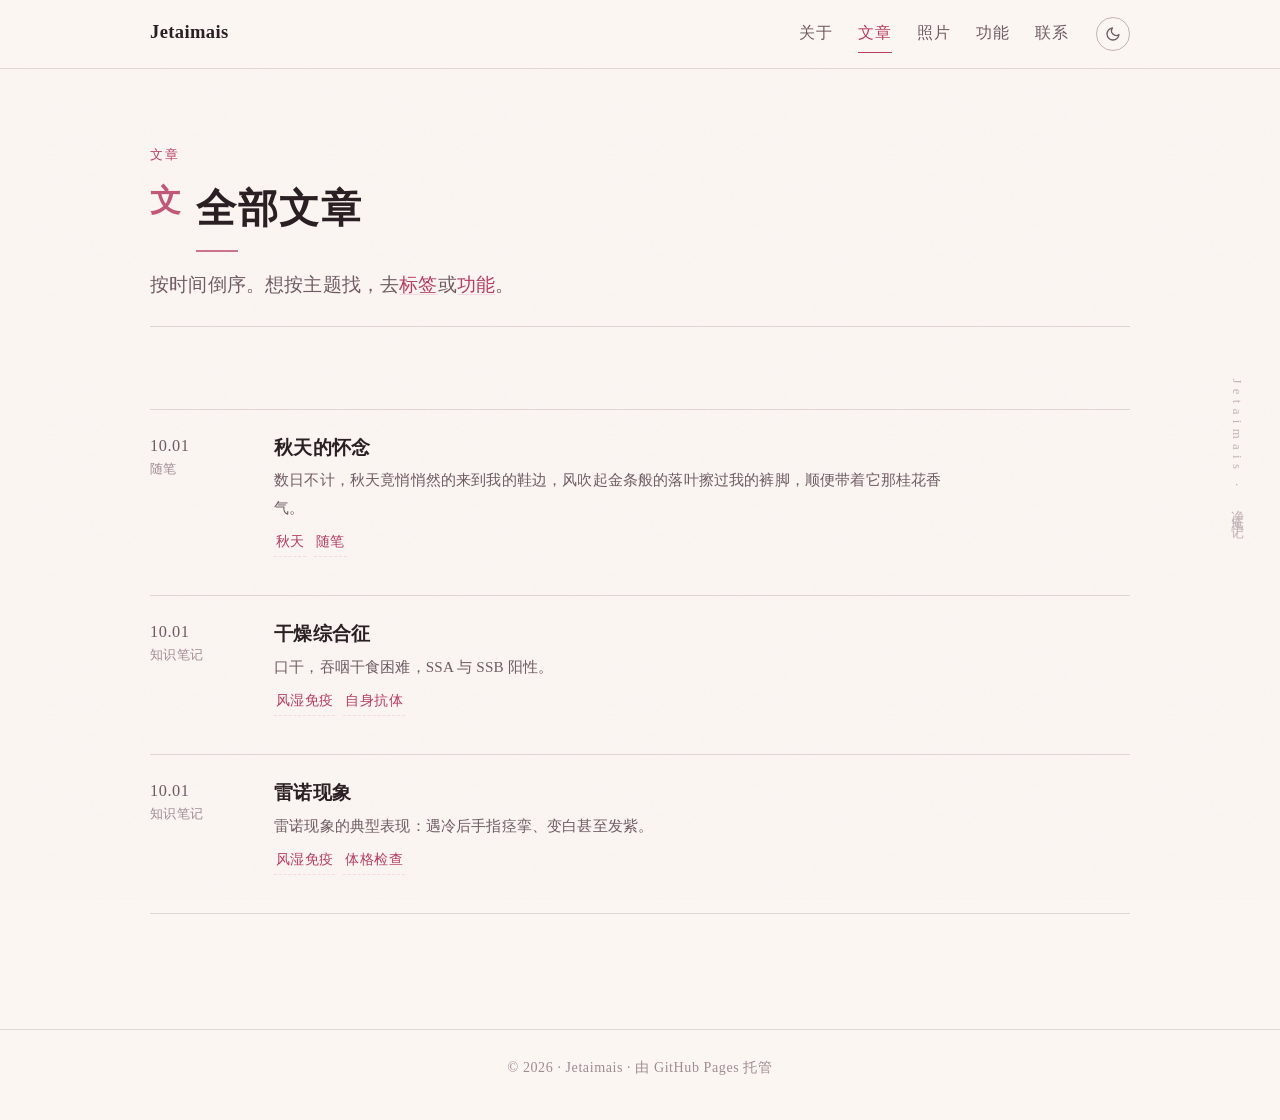
<file: posts/index.html>
<!DOCTYPE html>
<html lang="zh-CN">
<head>
<meta charset="UTF-8">
<meta name="viewport" content="width=device-width, initial-scale=1.0">

<!-- 与其它页面一致：先应用已保存的主题，避免闪烁 -->
<script>
  (function () {
    try {
      /* 支持 ?theme=light|dark：便于分享指定主题的链接，也方便截图核对。
         会写回 localStorage，之后访问都沿用。 */
      var q = (location.search.match(/[?&]theme=(light|dark)/) || [])[1];
      if (q) {
        localStorage.setItem('theme', q);
        document.documentElement.setAttribute('data-theme', q);
        return;
      }
      var t = localStorage.getItem('theme');
      if (t === 'light' || t === 'dark') {
        document.documentElement.setAttribute('data-theme', t);
      }
    } catch (e) {}
  })();
</script>

<title>全部文章 · Jetaimais</title>
<meta name="description" content="Jetaimais 的文章列表，按时间倒序。">
<meta name="author" content="Jetaimais">
<link rel="canonical" href="https://jetaimais6.github.io/posts/">
<meta name="theme-color" content="#fdf8f6" media="(prefers-color-scheme: light)">
<meta name="theme-color" content="#171114" media="(prefers-color-scheme: dark)">
<meta name="robots" content="index, follow">

<meta property="og:type" content="website">
<meta property="og:site_name" content="Jetaimais">
<meta property="og:title" content="全部文章 · Jetaimais">
<meta property="og:description" content="Jetaimais 的文章列表，按时间倒序。">
<meta property="og:url" content="https://jetaimais6.github.io/posts/">
<meta property="og:image" content="https://jetaimais6.github.io/assets/og-image.png">
<meta property="og:locale" content="zh_CN">


<meta name="twitter:card" content="summary_large_image">
<meta name="twitter:title" content="全部文章 · Jetaimais">
<meta name="twitter:description" content="Jetaimais 的文章列表，按时间倒序。">
<meta name="twitter:image" content="https://jetaimais6.github.io/assets/og-image.png">

<link rel="icon" type="image/svg+xml" href="../assets/favicon.svg">
<link rel="apple-touch-icon" href="../assets/favicon.svg">
<link rel="alternate" type="application/rss+xml" title="Jetaimais" href="https://jetaimais6.github.io/feed.xml">

<link rel="preload" href="../assets/tokens.css" as="style">
<link rel="preload" href="../assets/style.css" as="style">
<link rel="stylesheet" href="../assets/tokens.css">
<link rel="stylesheet" href="../assets/style.css">
<script src="../assets/theme.js" defer></script>

</head>
<body>

<a class="skip-link" href="#main">跳到正文</a>

<!-- 页边注：宽屏时在右侧竖排显示，作为手记本的页边痕迹 -->
<span class="edge-note" aria-hidden="true">Jetaimais · 净庵手记</span>

<header class="site-header">
  <div class="wrap header-inner">
    <a class="brand" href="../">Jetaimais</a>

    <nav class="site-nav" aria-label="主导航">
      <a href="../#about">关于</a>
      <a href="../posts/" class="is-active">文章</a>
      <a href="../gallery/">照片</a>
      <a href="../tools/">功能</a>
      <a href="../#contact">联系</a>
    </nav>

    <button class="theme-toggle" type="button" aria-label="切换主题">
      <svg class="icon-moon" viewBox="0 0 24 24" fill="none" stroke="currentColor"
           stroke-width="2" stroke-linecap="round" stroke-linejoin="round" aria-hidden="true">
        <path d="M21 12.79A9 9 0 1 1 11.21 3 7 7 0 0 0 21 12.79z"/>
      </svg>
      <svg class="icon-sun" viewBox="0 0 24 24" fill="none" stroke="currentColor"
           stroke-width="2" stroke-linecap="round" stroke-linejoin="round" aria-hidden="true">
        <circle cx="12" cy="12" r="4"/>
        <path d="M12 2v2M12 20v2M4.93 4.93l1.41 1.41M17.66 17.66l1.41 1.41M2 12h2M20 12h2M6.34 17.66l-1.41 1.41M19.07 4.93l-1.41 1.41"/>
      </svg>
    </button>
  </div>
</header>

<main id="main">
  <div class="wrap">
<section class="page-head">
      <p class="eyebrow">文章</p>
      <h1 data-mark="文">全部文章</h1>
      <p class="lead">按时间倒序。想按主题找，去<a href="../tools/tags/">标签</a>或<a href="../tools/">功能</a>。</p>
    </section>

    <section class="section">
      <ul class="card-list">
<li class="card">
  <p class="meta"><time datetime="2026-10-01" title="2026-10-01">10.01</time><span class="cat">随笔</span></p>
  <h3><a href="../posts/autumn-remembrance.html">秋天的怀念</a></h3>
  <p class="excerpt">数日不计，秋天竟悄悄然的来到我的鞋边，风吹起金条般的落叶擦过我的裤脚，顺便带着它那桂花香气。</p>
  <p class="tags-inline"><a class="tag" href="../tools/tags/%E7%A7%8B%E5%A4%A9/">秋天</a><a class="tag" href="../tools/tags/%E9%9A%8F%E7%AC%94/">随笔</a></p>
</li>
<li class="card">
  <p class="meta"><time datetime="2026-10-01" title="2026-10-01">10.01</time><span class="cat">知识笔记</span></p>
  <h3><a href="../posts/sjogren-syndrome.html">干燥综合征</a></h3>
  <p class="excerpt">口干，吞咽干食困难，SSA 与 SSB 阳性。</p>
  <p class="tags-inline"><a class="tag" href="../tools/tags/%E9%A3%8E%E6%B9%BF%E5%85%8D%E7%96%AB/">风湿免疫</a><a class="tag" href="../tools/tags/%E8%87%AA%E8%BA%AB%E6%8A%97%E4%BD%93/">自身抗体</a></p>
</li>
<li class="card">
  <p class="meta"><time datetime="2026-10-01" title="2026-10-01">10.01</time><span class="cat">知识笔记</span></p>
  <h3><a href="../posts/raynaud-phenomenon.html">雷诺现象</a></h3>
  <p class="excerpt">雷诺现象的典型表现：遇冷后手指痉挛、变白甚至发紫。</p>
  <p class="tags-inline"><a class="tag" href="../tools/tags/%E9%A3%8E%E6%B9%BF%E5%85%8D%E7%96%AB/">风湿免疫</a><a class="tag" href="../tools/tags/%E4%BD%93%E6%A0%BC%E6%A3%80%E6%9F%A5/">体格检查</a></p>
</li>
</ul>
    </section>
  </div>
</main>

<footer class="site-footer">
  <div class="wrap">
    <p>© <span id="year">2026</span> · Jetaimais · 由 GitHub Pages 托管</p>
  </div>
</footer>

<script>
  document.getElementById('year').textContent = new Date().getFullYear();
</script>

</body>
</html>
</file>
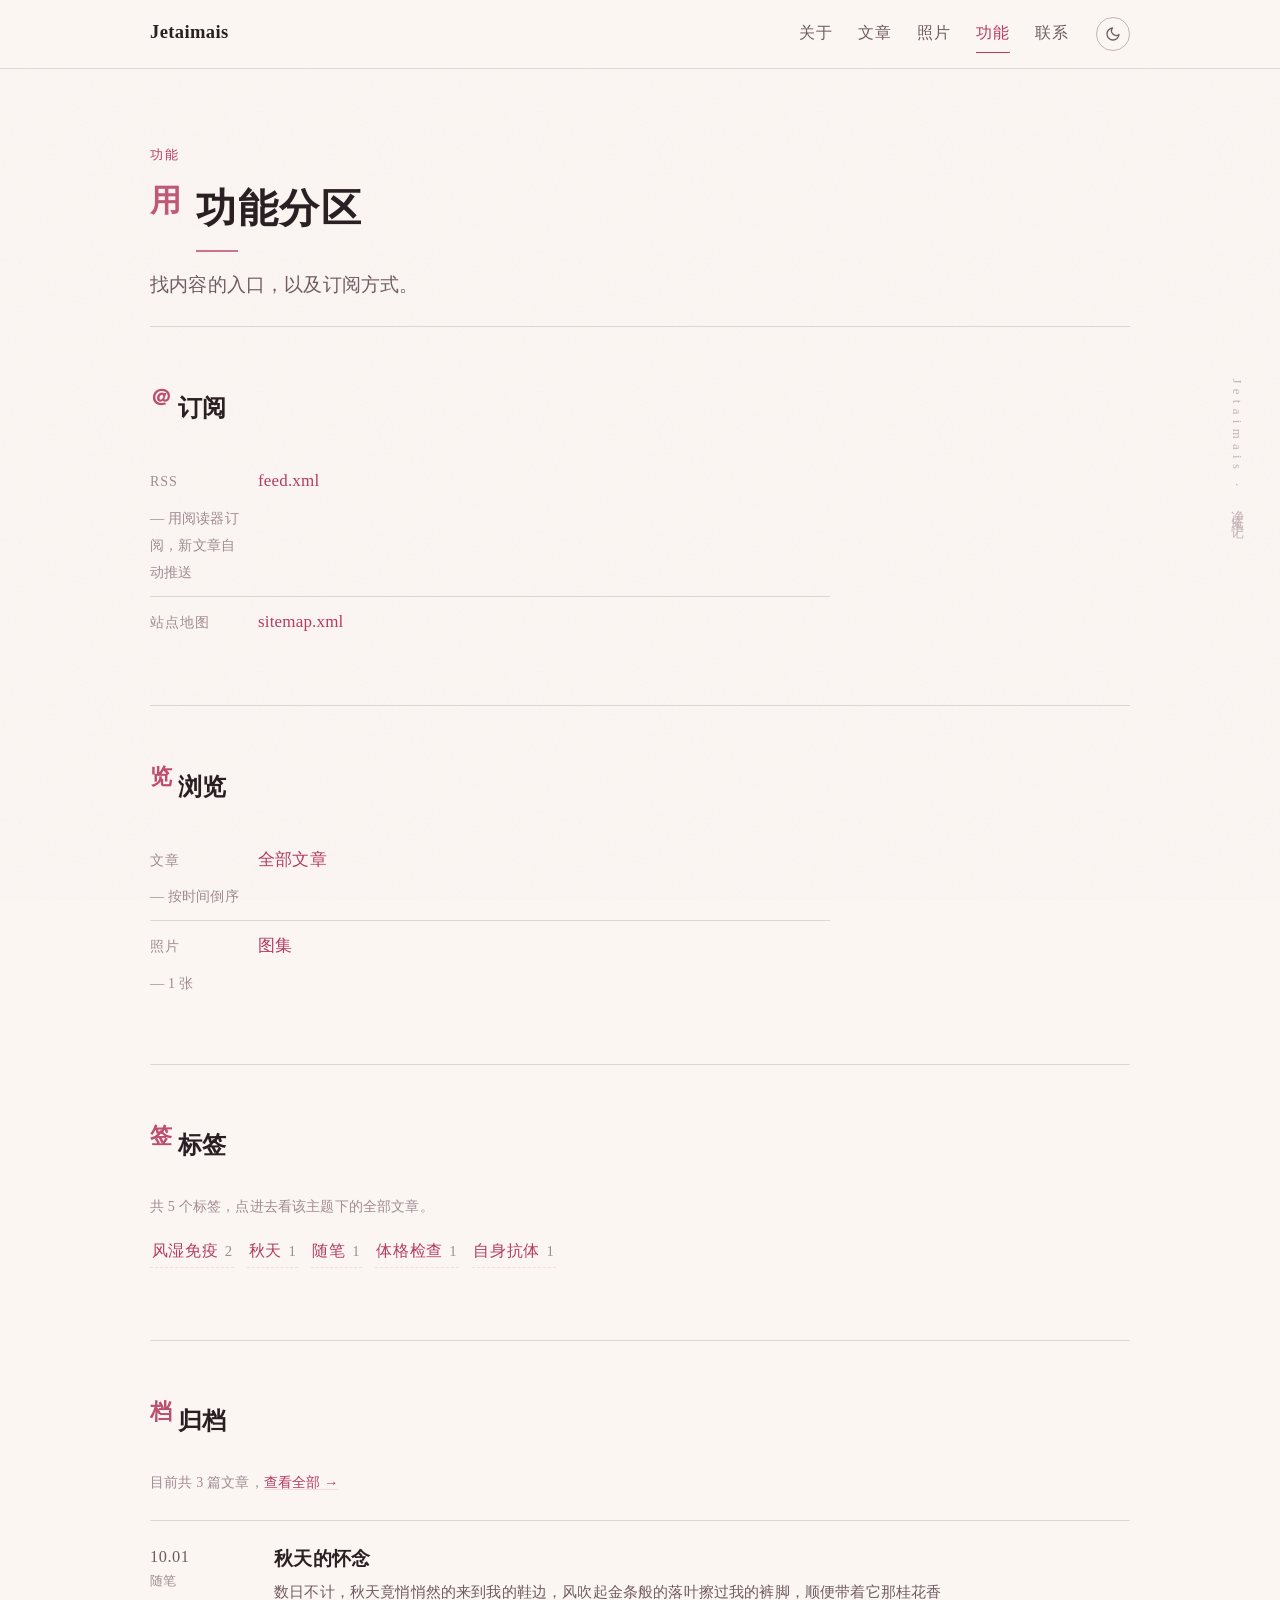
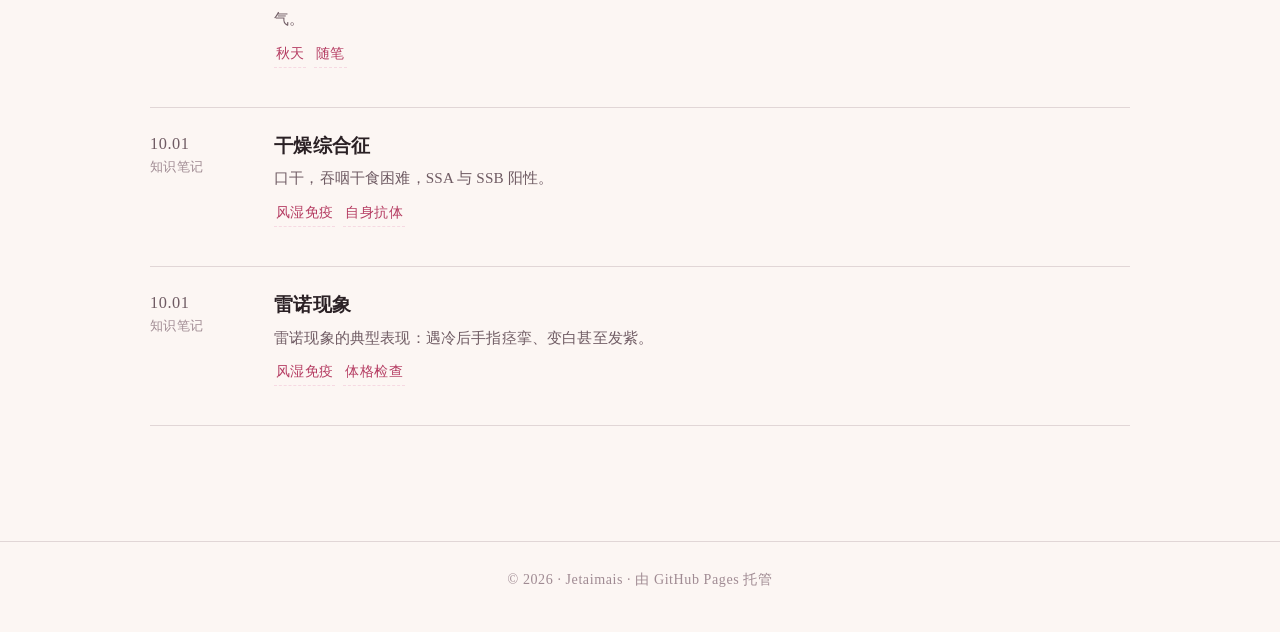
<file: tools/index.html>
<!DOCTYPE html>
<html lang="zh-CN">
<head>
<meta charset="UTF-8">
<meta name="viewport" content="width=device-width, initial-scale=1.0">

<!-- 与其它页面一致：先应用已保存的主题，避免闪烁 -->
<script>
  (function () {
    try {
      /* 支持 ?theme=light|dark：便于分享指定主题的链接，也方便截图核对。
         会写回 localStorage，之后访问都沿用。 */
      var q = (location.search.match(/[?&]theme=(light|dark)/) || [])[1];
      if (q) {
        localStorage.setItem('theme', q);
        document.documentElement.setAttribute('data-theme', q);
        return;
      }
      var t = localStorage.getItem('theme');
      if (t === 'light' || t === 'dark') {
        document.documentElement.setAttribute('data-theme', t);
      }
    } catch (e) {}
  })();
</script>

<title>功能分区 · Jetaimais</title>
<meta name="description" content="Jetaimais 的功能分区：订阅、标签与归档。">
<meta name="author" content="Jetaimais">
<link rel="canonical" href="https://jetaimais6.github.io/tools/">
<meta name="theme-color" content="#fdf8f6" media="(prefers-color-scheme: light)">
<meta name="theme-color" content="#171114" media="(prefers-color-scheme: dark)">
<meta name="robots" content="index, follow">

<meta property="og:type" content="website">
<meta property="og:site_name" content="Jetaimais">
<meta property="og:title" content="功能分区 · Jetaimais">
<meta property="og:description" content="Jetaimais 的功能分区：订阅、标签与归档。">
<meta property="og:url" content="https://jetaimais6.github.io/tools/">
<meta property="og:image" content="https://jetaimais6.github.io/assets/og-image.png">
<meta property="og:locale" content="zh_CN">


<meta name="twitter:card" content="summary_large_image">
<meta name="twitter:title" content="功能分区 · Jetaimais">
<meta name="twitter:description" content="Jetaimais 的功能分区：订阅、标签与归档。">
<meta name="twitter:image" content="https://jetaimais6.github.io/assets/og-image.png">

<link rel="icon" type="image/svg+xml" href="../assets/favicon.svg">
<link rel="apple-touch-icon" href="../assets/favicon.svg">
<link rel="alternate" type="application/rss+xml" title="Jetaimais" href="https://jetaimais6.github.io/feed.xml">

<link rel="preload" href="../assets/tokens.css" as="style">
<link rel="preload" href="../assets/style.css" as="style">
<link rel="stylesheet" href="../assets/tokens.css">
<link rel="stylesheet" href="../assets/style.css">
<script src="../assets/theme.js" defer></script>

</head>
<body>

<a class="skip-link" href="#main">跳到正文</a>

<!-- 页边注：宽屏时在右侧竖排显示，作为手记本的页边痕迹 -->
<span class="edge-note" aria-hidden="true">Jetaimais · 净庵手记</span>

<header class="site-header">
  <div class="wrap header-inner">
    <a class="brand" href="../">Jetaimais</a>

    <nav class="site-nav" aria-label="主导航">
      <a href="../#about">关于</a>
      <a href="../posts/">文章</a>
      <a href="../gallery/">照片</a>
      <a href="../tools/" class="is-active">功能</a>
      <a href="../#contact">联系</a>
    </nav>

    <button class="theme-toggle" type="button" aria-label="切换主题">
      <svg class="icon-moon" viewBox="0 0 24 24" fill="none" stroke="currentColor"
           stroke-width="2" stroke-linecap="round" stroke-linejoin="round" aria-hidden="true">
        <path d="M21 12.79A9 9 0 1 1 11.21 3 7 7 0 0 0 21 12.79z"/>
      </svg>
      <svg class="icon-sun" viewBox="0 0 24 24" fill="none" stroke="currentColor"
           stroke-width="2" stroke-linecap="round" stroke-linejoin="round" aria-hidden="true">
        <circle cx="12" cy="12" r="4"/>
        <path d="M12 2v2M12 20v2M4.93 4.93l1.41 1.41M17.66 17.66l1.41 1.41M2 12h2M20 12h2M6.34 17.66l-1.41 1.41M19.07 4.93l-1.41 1.41"/>
      </svg>
    </button>
  </div>
</header>

<main id="main">
  <div class="wrap">
<section class="page-head">
      <p class="eyebrow">功能</p>
      <h1 data-mark="用">功能分区</h1>
      <p class="lead">找内容的入口，以及订阅方式。</p>
    </section>

    <section class="section">
      <h2 data-mark="＠">订阅</h2>
      <ul class="link-list">
        <li><span class="k">RSS</span> <a href="../feed.xml">feed.xml</a> <span class="muted">— 用阅读器订阅，新文章自动推送</span></li>
        <li><span class="k">站点地图</span> <a href="../sitemap.xml">sitemap.xml</a></li>
      </ul>
    </section>

    <section class="section">
      <h2 data-mark="览">浏览</h2>
      <ul class="link-list">
        <li><span class="k">文章</span> <a href="../posts/">全部文章</a> <span class="muted">— 按时间倒序</span></li>
        <li><span class="k">照片</span> <a href="../gallery/">图集</a> <span class="muted">— 1 张</span></li>
      </ul>
    </section>

    <section class="section">
      <h2 data-mark="签">标签</h2>
      <p class="muted">共 5 个标签，点进去看该主题下的全部文章。</p>
      <p class="tag-cloud"><a class="tag tag-lg" href="../tools/tags/%E9%A3%8E%E6%B9%BF%E5%85%8D%E7%96%AB/">风湿免疫 <span class="count">2</span></a><a class="tag tag-lg" href="../tools/tags/%E7%A7%8B%E5%A4%A9/">秋天 <span class="count">1</span></a><a class="tag tag-lg" href="../tools/tags/%E9%9A%8F%E7%AC%94/">随笔 <span class="count">1</span></a><a class="tag tag-lg" href="../tools/tags/%E4%BD%93%E6%A0%BC%E6%A3%80%E6%9F%A5/">体格检查 <span class="count">1</span></a><a class="tag tag-lg" href="../tools/tags/%E8%87%AA%E8%BA%AB%E6%8A%97%E4%BD%93/">自身抗体 <span class="count">1</span></a></p>
    </section>

    <section class="section">
      <h2 data-mark="档">归档</h2>
      <p class="muted">目前共 3 篇文章，<a href="../posts/">查看全部 →</a></p>
      <ul class="card-list">
<li class="card">
  <p class="meta"><time datetime="2026-10-01" title="2026-10-01">10.01</time><span class="cat">随笔</span></p>
  <h3><a href="../posts/autumn-remembrance.html">秋天的怀念</a></h3>
  <p class="excerpt">数日不计，秋天竟悄悄然的来到我的鞋边，风吹起金条般的落叶擦过我的裤脚，顺便带着它那桂花香气。</p>
  <p class="tags-inline"><a class="tag" href="../tools/tags/%E7%A7%8B%E5%A4%A9/">秋天</a><a class="tag" href="../tools/tags/%E9%9A%8F%E7%AC%94/">随笔</a></p>
</li>
<li class="card">
  <p class="meta"><time datetime="2026-10-01" title="2026-10-01">10.01</time><span class="cat">知识笔记</span></p>
  <h3><a href="../posts/sjogren-syndrome.html">干燥综合征</a></h3>
  <p class="excerpt">口干，吞咽干食困难，SSA 与 SSB 阳性。</p>
  <p class="tags-inline"><a class="tag" href="../tools/tags/%E9%A3%8E%E6%B9%BF%E5%85%8D%E7%96%AB/">风湿免疫</a><a class="tag" href="../tools/tags/%E8%87%AA%E8%BA%AB%E6%8A%97%E4%BD%93/">自身抗体</a></p>
</li>
<li class="card">
  <p class="meta"><time datetime="2026-10-01" title="2026-10-01">10.01</time><span class="cat">知识笔记</span></p>
  <h3><a href="../posts/raynaud-phenomenon.html">雷诺现象</a></h3>
  <p class="excerpt">雷诺现象的典型表现：遇冷后手指痉挛、变白甚至发紫。</p>
  <p class="tags-inline"><a class="tag" href="../tools/tags/%E9%A3%8E%E6%B9%BF%E5%85%8D%E7%96%AB/">风湿免疫</a><a class="tag" href="../tools/tags/%E4%BD%93%E6%A0%BC%E6%A3%80%E6%9F%A5/">体格检查</a></p>
</li>
</ul>
    </section>
  </div>
</main>

<footer class="site-footer">
  <div class="wrap">
    <p>© <span id="year">2026</span> · Jetaimais · 由 GitHub Pages 托管</p>
  </div>
</footer>

<script>
  document.getElementById('year').textContent = new Date().getFullYear();
</script>

</body>
</html>
</file>
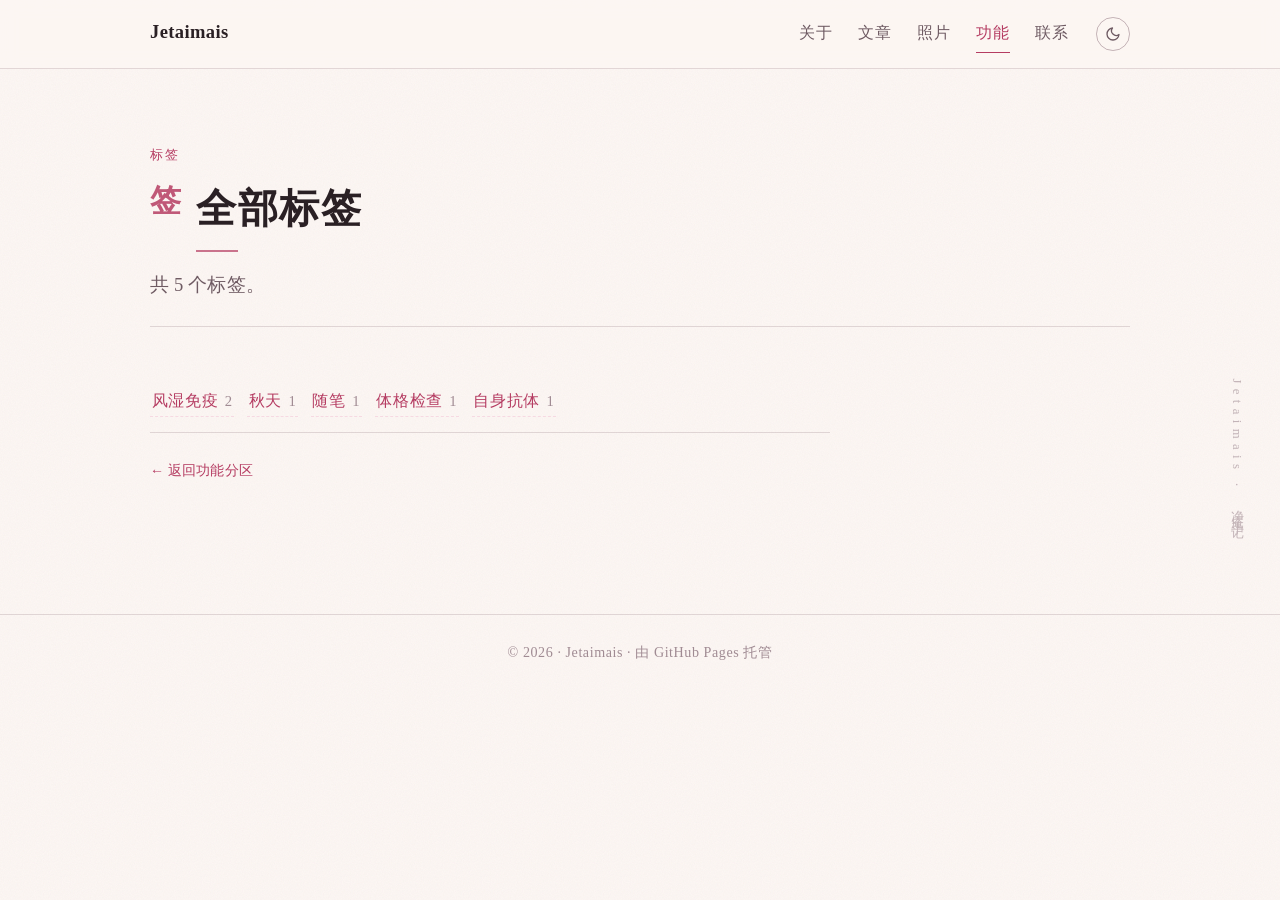
<file: tools/tags/index.html>
<!DOCTYPE html>
<html lang="zh-CN">
<head>
<meta charset="UTF-8">
<meta name="viewport" content="width=device-width, initial-scale=1.0">

<!-- 与其它页面一致：先应用已保存的主题，避免闪烁 -->
<script>
  (function () {
    try {
      /* 支持 ?theme=light|dark：便于分享指定主题的链接，也方便截图核对。
         会写回 localStorage，之后访问都沿用。 */
      var q = (location.search.match(/[?&]theme=(light|dark)/) || [])[1];
      if (q) {
        localStorage.setItem('theme', q);
        document.documentElement.setAttribute('data-theme', q);
        return;
      }
      var t = localStorage.getItem('theme');
      if (t === 'light' || t === 'dark') {
        document.documentElement.setAttribute('data-theme', t);
      }
    } catch (e) {}
  })();
</script>

<title>全部标签 · Jetaimais</title>
<meta name="description" content="Jetaimais 的全部标签。">
<meta name="author" content="Jetaimais">
<link rel="canonical" href="https://jetaimais6.github.io/tools/tags/">
<meta name="theme-color" content="#fdf8f6" media="(prefers-color-scheme: light)">
<meta name="theme-color" content="#171114" media="(prefers-color-scheme: dark)">
<meta name="robots" content="index, follow">

<meta property="og:type" content="website">
<meta property="og:site_name" content="Jetaimais">
<meta property="og:title" content="全部标签 · Jetaimais">
<meta property="og:description" content="Jetaimais 的全部标签。">
<meta property="og:url" content="https://jetaimais6.github.io/tools/tags/">
<meta property="og:image" content="https://jetaimais6.github.io/assets/og-image.png">
<meta property="og:locale" content="zh_CN">


<meta name="twitter:card" content="summary_large_image">
<meta name="twitter:title" content="全部标签 · Jetaimais">
<meta name="twitter:description" content="Jetaimais 的全部标签。">
<meta name="twitter:image" content="https://jetaimais6.github.io/assets/og-image.png">

<link rel="icon" type="image/svg+xml" href="../../assets/favicon.svg">
<link rel="apple-touch-icon" href="../../assets/favicon.svg">
<link rel="alternate" type="application/rss+xml" title="Jetaimais" href="https://jetaimais6.github.io/feed.xml">

<link rel="preload" href="../../assets/tokens.css" as="style">
<link rel="preload" href="../../assets/style.css" as="style">
<link rel="stylesheet" href="../../assets/tokens.css">
<link rel="stylesheet" href="../../assets/style.css">
<script src="../../assets/theme.js" defer></script>

</head>
<body>

<a class="skip-link" href="#main">跳到正文</a>

<!-- 页边注：宽屏时在右侧竖排显示，作为手记本的页边痕迹 -->
<span class="edge-note" aria-hidden="true">Jetaimais · 净庵手记</span>

<header class="site-header">
  <div class="wrap header-inner">
    <a class="brand" href="../../">Jetaimais</a>

    <nav class="site-nav" aria-label="主导航">
      <a href="../../#about">关于</a>
      <a href="../../posts/">文章</a>
      <a href="../../gallery/">照片</a>
      <a href="../../tools/" class="is-active">功能</a>
      <a href="../../#contact">联系</a>
    </nav>

    <button class="theme-toggle" type="button" aria-label="切换主题">
      <svg class="icon-moon" viewBox="0 0 24 24" fill="none" stroke="currentColor"
           stroke-width="2" stroke-linecap="round" stroke-linejoin="round" aria-hidden="true">
        <path d="M21 12.79A9 9 0 1 1 11.21 3 7 7 0 0 0 21 12.79z"/>
      </svg>
      <svg class="icon-sun" viewBox="0 0 24 24" fill="none" stroke="currentColor"
           stroke-width="2" stroke-linecap="round" stroke-linejoin="round" aria-hidden="true">
        <circle cx="12" cy="12" r="4"/>
        <path d="M12 2v2M12 20v2M4.93 4.93l1.41 1.41M17.66 17.66l1.41 1.41M2 12h2M20 12h2M6.34 17.66l-1.41 1.41M19.07 4.93l-1.41 1.41"/>
      </svg>
    </button>
  </div>
</header>

<main id="main">
  <div class="wrap">
<section class="page-head">
      <p class="eyebrow">标签</p>
      <h1 data-mark="签">全部标签</h1>
      <p class="lead">共 5 个标签。</p>
    </section>

    <section class="section">
      <p class="tag-cloud"><a class="tag tag-lg" href="../../tools/tags/%E9%A3%8E%E6%B9%BF%E5%85%8D%E7%96%AB/">风湿免疫 <span class="count">2</span></a><a class="tag tag-lg" href="../../tools/tags/%E7%A7%8B%E5%A4%A9/">秋天 <span class="count">1</span></a><a class="tag tag-lg" href="../../tools/tags/%E9%9A%8F%E7%AC%94/">随笔 <span class="count">1</span></a><a class="tag tag-lg" href="../../tools/tags/%E4%BD%93%E6%A0%BC%E6%A3%80%E6%9F%A5/">体格检查 <span class="count">1</span></a><a class="tag tag-lg" href="../../tools/tags/%E8%87%AA%E8%BA%AB%E6%8A%97%E4%BD%93/">自身抗体 <span class="count">1</span></a></p>
      <p class="article-foot"><a href="../">← 返回功能分区</a></p>
    </section>
  </div>
</main>

<footer class="site-footer">
  <div class="wrap">
    <p>© <span id="year">2026</span> · Jetaimais · 由 GitHub Pages 托管</p>
  </div>
</footer>

<script>
  document.getElementById('year').textContent = new Date().getFullYear();
</script>

</body>
</html>
</file>
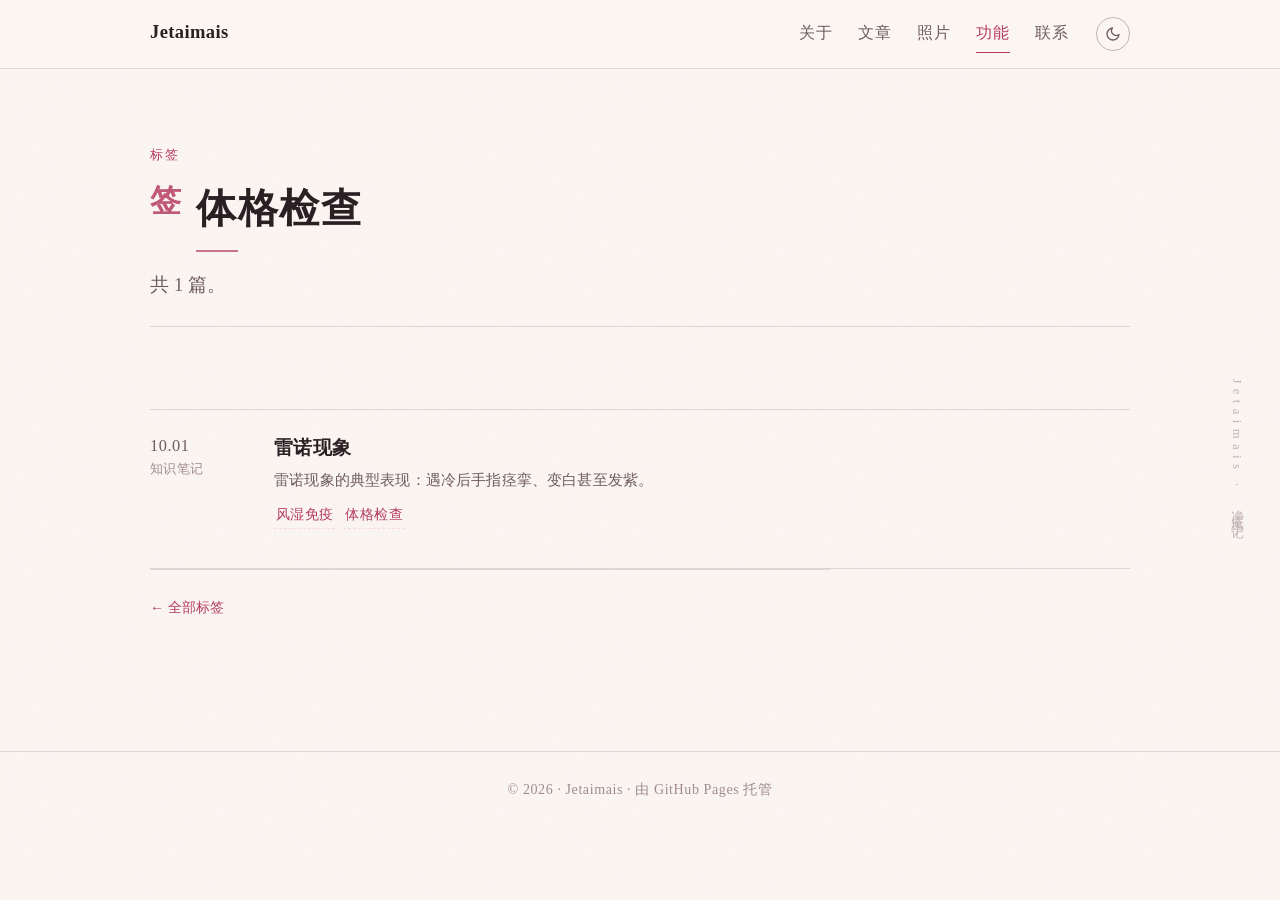
<file: tools/tags/体格检查/index.html>
<!DOCTYPE html>
<html lang="zh-CN">
<head>
<meta charset="UTF-8">
<meta name="viewport" content="width=device-width, initial-scale=1.0">

<!-- 与其它页面一致：先应用已保存的主题，避免闪烁 -->
<script>
  (function () {
    try {
      /* 支持 ?theme=light|dark：便于分享指定主题的链接，也方便截图核对。
         会写回 localStorage，之后访问都沿用。 */
      var q = (location.search.match(/[?&]theme=(light|dark)/) || [])[1];
      if (q) {
        localStorage.setItem('theme', q);
        document.documentElement.setAttribute('data-theme', q);
        return;
      }
      var t = localStorage.getItem('theme');
      if (t === 'light' || t === 'dark') {
        document.documentElement.setAttribute('data-theme', t);
      }
    } catch (e) {}
  })();
</script>

<title>体格检查 · Jetaimais</title>
<meta name="description" content="Jetaimais 中标签为「体格检查」的全部文章。">
<meta name="author" content="Jetaimais">
<link rel="canonical" href="https://jetaimais6.github.io/tools/tags/%E4%BD%93%E6%A0%BC%E6%A3%80%E6%9F%A5/">
<meta name="theme-color" content="#fdf8f6" media="(prefers-color-scheme: light)">
<meta name="theme-color" content="#171114" media="(prefers-color-scheme: dark)">
<meta name="robots" content="index, follow">

<meta property="og:type" content="website">
<meta property="og:site_name" content="Jetaimais">
<meta property="og:title" content="体格检查 · Jetaimais">
<meta property="og:description" content="Jetaimais 中标签为「体格检查」的全部文章。">
<meta property="og:url" content="https://jetaimais6.github.io/tools/tags/%E4%BD%93%E6%A0%BC%E6%A3%80%E6%9F%A5/">
<meta property="og:image" content="https://jetaimais6.github.io/assets/og-image.png">
<meta property="og:locale" content="zh_CN">


<meta name="twitter:card" content="summary_large_image">
<meta name="twitter:title" content="体格检查 · Jetaimais">
<meta name="twitter:description" content="Jetaimais 中标签为「体格检查」的全部文章。">
<meta name="twitter:image" content="https://jetaimais6.github.io/assets/og-image.png">

<link rel="icon" type="image/svg+xml" href="../../../assets/favicon.svg">
<link rel="apple-touch-icon" href="../../../assets/favicon.svg">
<link rel="alternate" type="application/rss+xml" title="Jetaimais" href="https://jetaimais6.github.io/feed.xml">

<link rel="preload" href="../../../assets/tokens.css" as="style">
<link rel="preload" href="../../../assets/style.css" as="style">
<link rel="stylesheet" href="../../../assets/tokens.css">
<link rel="stylesheet" href="../../../assets/style.css">
<script src="../../../assets/theme.js" defer></script>

</head>
<body>

<a class="skip-link" href="#main">跳到正文</a>

<!-- 页边注：宽屏时在右侧竖排显示，作为手记本的页边痕迹 -->
<span class="edge-note" aria-hidden="true">Jetaimais · 净庵手记</span>

<header class="site-header">
  <div class="wrap header-inner">
    <a class="brand" href="../../../">Jetaimais</a>

    <nav class="site-nav" aria-label="主导航">
      <a href="../../../#about">关于</a>
      <a href="../../../posts/">文章</a>
      <a href="../../../gallery/">照片</a>
      <a href="../../../tools/" class="is-active">功能</a>
      <a href="../../../#contact">联系</a>
    </nav>

    <button class="theme-toggle" type="button" aria-label="切换主题">
      <svg class="icon-moon" viewBox="0 0 24 24" fill="none" stroke="currentColor"
           stroke-width="2" stroke-linecap="round" stroke-linejoin="round" aria-hidden="true">
        <path d="M21 12.79A9 9 0 1 1 11.21 3 7 7 0 0 0 21 12.79z"/>
      </svg>
      <svg class="icon-sun" viewBox="0 0 24 24" fill="none" stroke="currentColor"
           stroke-width="2" stroke-linecap="round" stroke-linejoin="round" aria-hidden="true">
        <circle cx="12" cy="12" r="4"/>
        <path d="M12 2v2M12 20v2M4.93 4.93l1.41 1.41M17.66 17.66l1.41 1.41M2 12h2M20 12h2M6.34 17.66l-1.41 1.41M19.07 4.93l-1.41 1.41"/>
      </svg>
    </button>
  </div>
</header>

<main id="main">
  <div class="wrap">
<section class="page-head">
      <p class="eyebrow">标签</p>
      <h1 data-mark="签">体格检查</h1>
      <p class="lead">共 1 篇。</p>
    </section>

    <section class="section">
      <ul class="card-list">
<li class="card">
  <p class="meta"><time datetime="2026-10-01" title="2026-10-01">10.01</time><span class="cat">知识笔记</span></p>
  <h3><a href="../../../posts/raynaud-phenomenon.html">雷诺现象</a></h3>
  <p class="excerpt">雷诺现象的典型表现：遇冷后手指痉挛、变白甚至发紫。</p>
  <p class="tags-inline"><a class="tag" href="../../../tools/tags/%E9%A3%8E%E6%B9%BF%E5%85%8D%E7%96%AB/">风湿免疫</a><a class="tag" href="../../../tools/tags/%E4%BD%93%E6%A0%BC%E6%A3%80%E6%9F%A5/">体格检查</a></p>
</li>
</ul>
      <p class="article-foot"><a href="../../../tools/tags/">← 全部标签</a></p>
    </section>
  </div>
</main>

<footer class="site-footer">
  <div class="wrap">
    <p>© <span id="year">2026</span> · Jetaimais · 由 GitHub Pages 托管</p>
  </div>
</footer>

<script>
  document.getElementById('year').textContent = new Date().getFullYear();
</script>

</body>
</html>
</file>
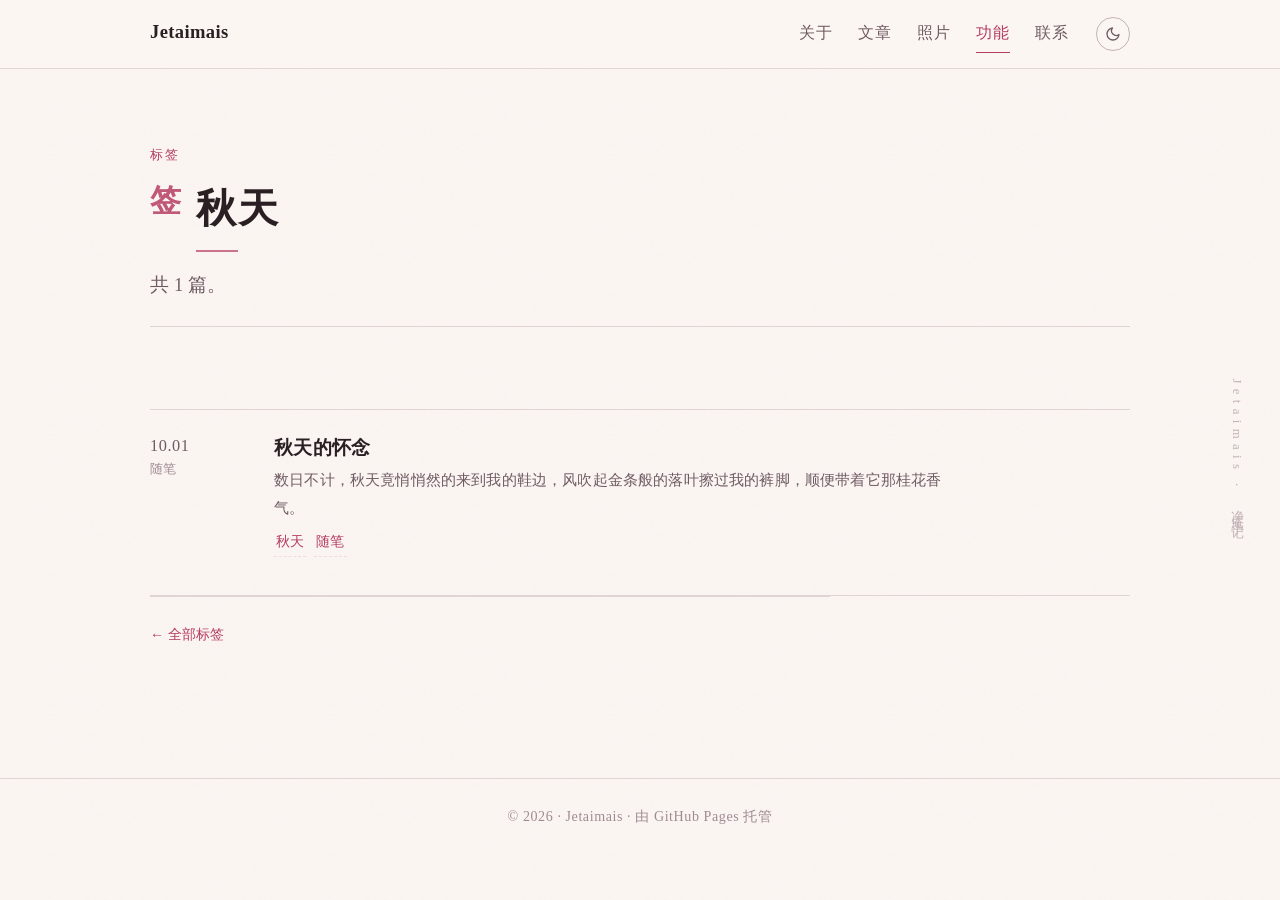
<file: tools/tags/秋天/index.html>
<!DOCTYPE html>
<html lang="zh-CN">
<head>
<meta charset="UTF-8">
<meta name="viewport" content="width=device-width, initial-scale=1.0">

<!-- 与其它页面一致：先应用已保存的主题，避免闪烁 -->
<script>
  (function () {
    try {
      /* 支持 ?theme=light|dark：便于分享指定主题的链接，也方便截图核对。
         会写回 localStorage，之后访问都沿用。 */
      var q = (location.search.match(/[?&]theme=(light|dark)/) || [])[1];
      if (q) {
        localStorage.setItem('theme', q);
        document.documentElement.setAttribute('data-theme', q);
        return;
      }
      var t = localStorage.getItem('theme');
      if (t === 'light' || t === 'dark') {
        document.documentElement.setAttribute('data-theme', t);
      }
    } catch (e) {}
  })();
</script>

<title>秋天 · Jetaimais</title>
<meta name="description" content="Jetaimais 中标签为「秋天」的全部文章。">
<meta name="author" content="Jetaimais">
<link rel="canonical" href="https://jetaimais6.github.io/tools/tags/%E7%A7%8B%E5%A4%A9/">
<meta name="theme-color" content="#fdf8f6" media="(prefers-color-scheme: light)">
<meta name="theme-color" content="#171114" media="(prefers-color-scheme: dark)">
<meta name="robots" content="index, follow">

<meta property="og:type" content="website">
<meta property="og:site_name" content="Jetaimais">
<meta property="og:title" content="秋天 · Jetaimais">
<meta property="og:description" content="Jetaimais 中标签为「秋天」的全部文章。">
<meta property="og:url" content="https://jetaimais6.github.io/tools/tags/%E7%A7%8B%E5%A4%A9/">
<meta property="og:image" content="https://jetaimais6.github.io/assets/og-image.png">
<meta property="og:locale" content="zh_CN">


<meta name="twitter:card" content="summary_large_image">
<meta name="twitter:title" content="秋天 · Jetaimais">
<meta name="twitter:description" content="Jetaimais 中标签为「秋天」的全部文章。">
<meta name="twitter:image" content="https://jetaimais6.github.io/assets/og-image.png">

<link rel="icon" type="image/svg+xml" href="../../../assets/favicon.svg">
<link rel="apple-touch-icon" href="../../../assets/favicon.svg">
<link rel="alternate" type="application/rss+xml" title="Jetaimais" href="https://jetaimais6.github.io/feed.xml">

<link rel="preload" href="../../../assets/tokens.css" as="style">
<link rel="preload" href="../../../assets/style.css" as="style">
<link rel="stylesheet" href="../../../assets/tokens.css">
<link rel="stylesheet" href="../../../assets/style.css">
<script src="../../../assets/theme.js" defer></script>

</head>
<body>

<a class="skip-link" href="#main">跳到正文</a>

<!-- 页边注：宽屏时在右侧竖排显示，作为手记本的页边痕迹 -->
<span class="edge-note" aria-hidden="true">Jetaimais · 净庵手记</span>

<header class="site-header">
  <div class="wrap header-inner">
    <a class="brand" href="../../../">Jetaimais</a>

    <nav class="site-nav" aria-label="主导航">
      <a href="../../../#about">关于</a>
      <a href="../../../posts/">文章</a>
      <a href="../../../gallery/">照片</a>
      <a href="../../../tools/" class="is-active">功能</a>
      <a href="../../../#contact">联系</a>
    </nav>

    <button class="theme-toggle" type="button" aria-label="切换主题">
      <svg class="icon-moon" viewBox="0 0 24 24" fill="none" stroke="currentColor"
           stroke-width="2" stroke-linecap="round" stroke-linejoin="round" aria-hidden="true">
        <path d="M21 12.79A9 9 0 1 1 11.21 3 7 7 0 0 0 21 12.79z"/>
      </svg>
      <svg class="icon-sun" viewBox="0 0 24 24" fill="none" stroke="currentColor"
           stroke-width="2" stroke-linecap="round" stroke-linejoin="round" aria-hidden="true">
        <circle cx="12" cy="12" r="4"/>
        <path d="M12 2v2M12 20v2M4.93 4.93l1.41 1.41M17.66 17.66l1.41 1.41M2 12h2M20 12h2M6.34 17.66l-1.41 1.41M19.07 4.93l-1.41 1.41"/>
      </svg>
    </button>
  </div>
</header>

<main id="main">
  <div class="wrap">
<section class="page-head">
      <p class="eyebrow">标签</p>
      <h1 data-mark="签">秋天</h1>
      <p class="lead">共 1 篇。</p>
    </section>

    <section class="section">
      <ul class="card-list">
<li class="card">
  <p class="meta"><time datetime="2026-10-01" title="2026-10-01">10.01</time><span class="cat">随笔</span></p>
  <h3><a href="../../../posts/autumn-remembrance.html">秋天的怀念</a></h3>
  <p class="excerpt">数日不计，秋天竟悄悄然的来到我的鞋边，风吹起金条般的落叶擦过我的裤脚，顺便带着它那桂花香气。</p>
  <p class="tags-inline"><a class="tag" href="../../../tools/tags/%E7%A7%8B%E5%A4%A9/">秋天</a><a class="tag" href="../../../tools/tags/%E9%9A%8F%E7%AC%94/">随笔</a></p>
</li>
</ul>
      <p class="article-foot"><a href="../../../tools/tags/">← 全部标签</a></p>
    </section>
  </div>
</main>

<footer class="site-footer">
  <div class="wrap">
    <p>© <span id="year">2026</span> · Jetaimais · 由 GitHub Pages 托管</p>
  </div>
</footer>

<script>
  document.getElementById('year').textContent = new Date().getFullYear();
</script>

</body>
</html>
</file>
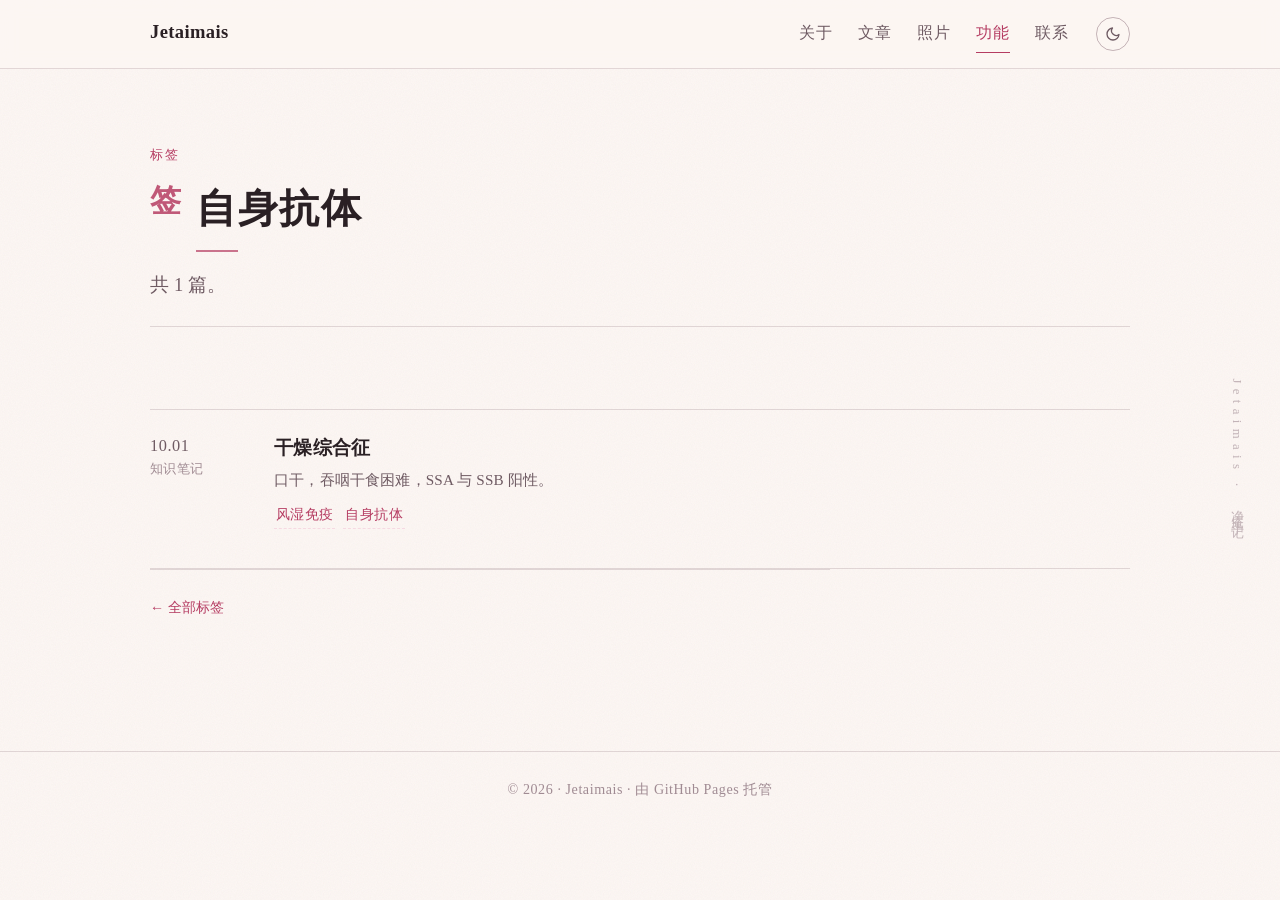
<file: tools/tags/自身抗体/index.html>
<!DOCTYPE html>
<html lang="zh-CN">
<head>
<meta charset="UTF-8">
<meta name="viewport" content="width=device-width, initial-scale=1.0">

<!-- 与其它页面一致：先应用已保存的主题，避免闪烁 -->
<script>
  (function () {
    try {
      /* 支持 ?theme=light|dark：便于分享指定主题的链接，也方便截图核对。
         会写回 localStorage，之后访问都沿用。 */
      var q = (location.search.match(/[?&]theme=(light|dark)/) || [])[1];
      if (q) {
        localStorage.setItem('theme', q);
        document.documentElement.setAttribute('data-theme', q);
        return;
      }
      var t = localStorage.getItem('theme');
      if (t === 'light' || t === 'dark') {
        document.documentElement.setAttribute('data-theme', t);
      }
    } catch (e) {}
  })();
</script>

<title>自身抗体 · Jetaimais</title>
<meta name="description" content="Jetaimais 中标签为「自身抗体」的全部文章。">
<meta name="author" content="Jetaimais">
<link rel="canonical" href="https://jetaimais6.github.io/tools/tags/%E8%87%AA%E8%BA%AB%E6%8A%97%E4%BD%93/">
<meta name="theme-color" content="#fdf8f6" media="(prefers-color-scheme: light)">
<meta name="theme-color" content="#171114" media="(prefers-color-scheme: dark)">
<meta name="robots" content="index, follow">

<meta property="og:type" content="website">
<meta property="og:site_name" content="Jetaimais">
<meta property="og:title" content="自身抗体 · Jetaimais">
<meta property="og:description" content="Jetaimais 中标签为「自身抗体」的全部文章。">
<meta property="og:url" content="https://jetaimais6.github.io/tools/tags/%E8%87%AA%E8%BA%AB%E6%8A%97%E4%BD%93/">
<meta property="og:image" content="https://jetaimais6.github.io/assets/og-image.png">
<meta property="og:locale" content="zh_CN">


<meta name="twitter:card" content="summary_large_image">
<meta name="twitter:title" content="自身抗体 · Jetaimais">
<meta name="twitter:description" content="Jetaimais 中标签为「自身抗体」的全部文章。">
<meta name="twitter:image" content="https://jetaimais6.github.io/assets/og-image.png">

<link rel="icon" type="image/svg+xml" href="../../../assets/favicon.svg">
<link rel="apple-touch-icon" href="../../../assets/favicon.svg">
<link rel="alternate" type="application/rss+xml" title="Jetaimais" href="https://jetaimais6.github.io/feed.xml">

<link rel="preload" href="../../../assets/tokens.css" as="style">
<link rel="preload" href="../../../assets/style.css" as="style">
<link rel="stylesheet" href="../../../assets/tokens.css">
<link rel="stylesheet" href="../../../assets/style.css">
<script src="../../../assets/theme.js" defer></script>

</head>
<body>

<a class="skip-link" href="#main">跳到正文</a>

<!-- 页边注：宽屏时在右侧竖排显示，作为手记本的页边痕迹 -->
<span class="edge-note" aria-hidden="true">Jetaimais · 净庵手记</span>

<header class="site-header">
  <div class="wrap header-inner">
    <a class="brand" href="../../../">Jetaimais</a>

    <nav class="site-nav" aria-label="主导航">
      <a href="../../../#about">关于</a>
      <a href="../../../posts/">文章</a>
      <a href="../../../gallery/">照片</a>
      <a href="../../../tools/" class="is-active">功能</a>
      <a href="../../../#contact">联系</a>
    </nav>

    <button class="theme-toggle" type="button" aria-label="切换主题">
      <svg class="icon-moon" viewBox="0 0 24 24" fill="none" stroke="currentColor"
           stroke-width="2" stroke-linecap="round" stroke-linejoin="round" aria-hidden="true">
        <path d="M21 12.79A9 9 0 1 1 11.21 3 7 7 0 0 0 21 12.79z"/>
      </svg>
      <svg class="icon-sun" viewBox="0 0 24 24" fill="none" stroke="currentColor"
           stroke-width="2" stroke-linecap="round" stroke-linejoin="round" aria-hidden="true">
        <circle cx="12" cy="12" r="4"/>
        <path d="M12 2v2M12 20v2M4.93 4.93l1.41 1.41M17.66 17.66l1.41 1.41M2 12h2M20 12h2M6.34 17.66l-1.41 1.41M19.07 4.93l-1.41 1.41"/>
      </svg>
    </button>
  </div>
</header>

<main id="main">
  <div class="wrap">
<section class="page-head">
      <p class="eyebrow">标签</p>
      <h1 data-mark="签">自身抗体</h1>
      <p class="lead">共 1 篇。</p>
    </section>

    <section class="section">
      <ul class="card-list">
<li class="card">
  <p class="meta"><time datetime="2026-10-01" title="2026-10-01">10.01</time><span class="cat">知识笔记</span></p>
  <h3><a href="../../../posts/sjogren-syndrome.html">干燥综合征</a></h3>
  <p class="excerpt">口干，吞咽干食困难，SSA 与 SSB 阳性。</p>
  <p class="tags-inline"><a class="tag" href="../../../tools/tags/%E9%A3%8E%E6%B9%BF%E5%85%8D%E7%96%AB/">风湿免疫</a><a class="tag" href="../../../tools/tags/%E8%87%AA%E8%BA%AB%E6%8A%97%E4%BD%93/">自身抗体</a></p>
</li>
</ul>
      <p class="article-foot"><a href="../../../tools/tags/">← 全部标签</a></p>
    </section>
  </div>
</main>

<footer class="site-footer">
  <div class="wrap">
    <p>© <span id="year">2026</span> · Jetaimais · 由 GitHub Pages 托管</p>
  </div>
</footer>

<script>
  document.getElementById('year').textContent = new Date().getFullYear();
</script>

</body>
</html>
</file>
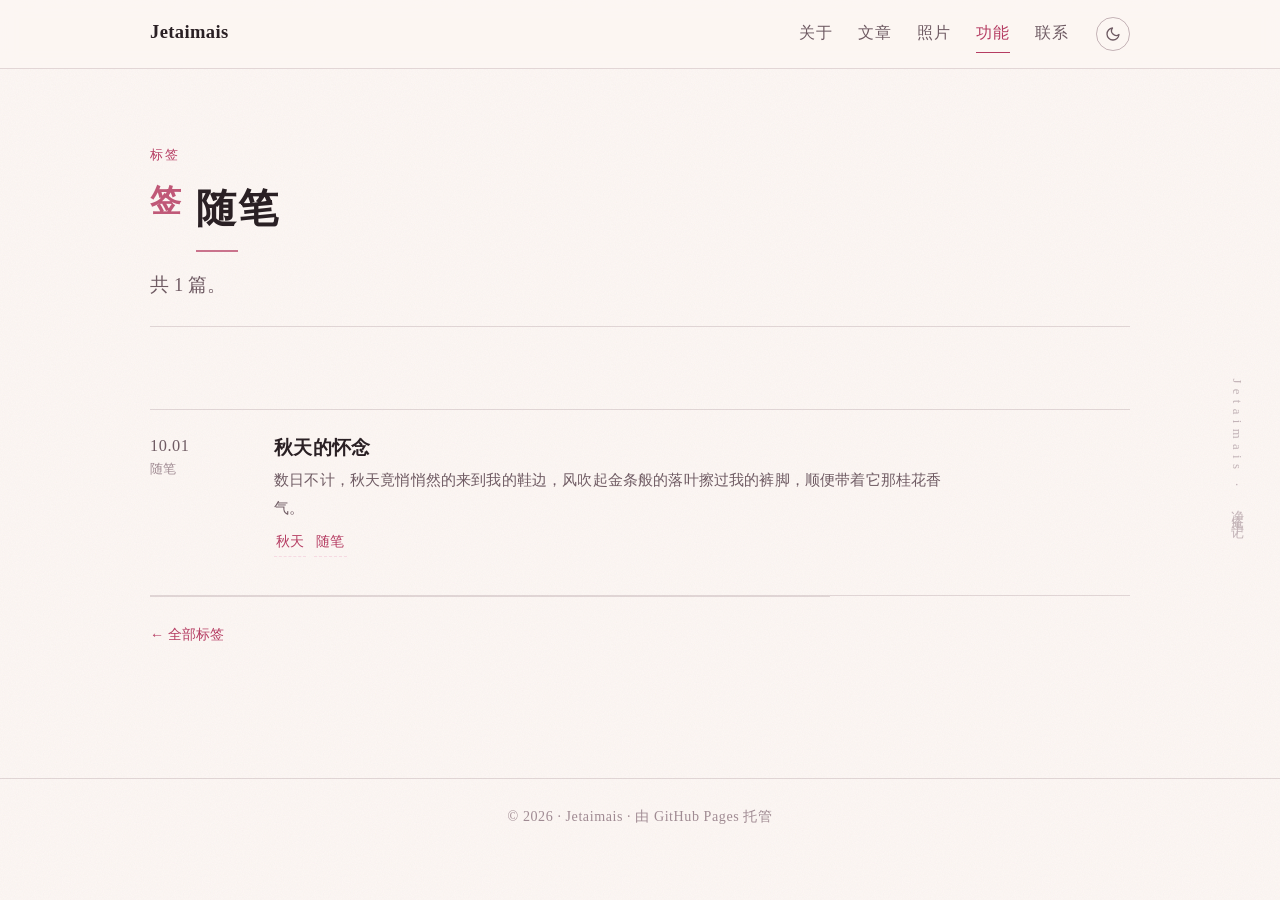
<file: tools/tags/随笔/index.html>
<!DOCTYPE html>
<html lang="zh-CN">
<head>
<meta charset="UTF-8">
<meta name="viewport" content="width=device-width, initial-scale=1.0">

<!-- 与其它页面一致：先应用已保存的主题，避免闪烁 -->
<script>
  (function () {
    try {
      /* 支持 ?theme=light|dark：便于分享指定主题的链接，也方便截图核对。
         会写回 localStorage，之后访问都沿用。 */
      var q = (location.search.match(/[?&]theme=(light|dark)/) || [])[1];
      if (q) {
        localStorage.setItem('theme', q);
        document.documentElement.setAttribute('data-theme', q);
        return;
      }
      var t = localStorage.getItem('theme');
      if (t === 'light' || t === 'dark') {
        document.documentElement.setAttribute('data-theme', t);
      }
    } catch (e) {}
  })();
</script>

<title>随笔 · Jetaimais</title>
<meta name="description" content="Jetaimais 中标签为「随笔」的全部文章。">
<meta name="author" content="Jetaimais">
<link rel="canonical" href="https://jetaimais6.github.io/tools/tags/%E9%9A%8F%E7%AC%94/">
<meta name="theme-color" content="#fdf8f6" media="(prefers-color-scheme: light)">
<meta name="theme-color" content="#171114" media="(prefers-color-scheme: dark)">
<meta name="robots" content="index, follow">

<meta property="og:type" content="website">
<meta property="og:site_name" content="Jetaimais">
<meta property="og:title" content="随笔 · Jetaimais">
<meta property="og:description" content="Jetaimais 中标签为「随笔」的全部文章。">
<meta property="og:url" content="https://jetaimais6.github.io/tools/tags/%E9%9A%8F%E7%AC%94/">
<meta property="og:image" content="https://jetaimais6.github.io/assets/og-image.png">
<meta property="og:locale" content="zh_CN">


<meta name="twitter:card" content="summary_large_image">
<meta name="twitter:title" content="随笔 · Jetaimais">
<meta name="twitter:description" content="Jetaimais 中标签为「随笔」的全部文章。">
<meta name="twitter:image" content="https://jetaimais6.github.io/assets/og-image.png">

<link rel="icon" type="image/svg+xml" href="../../../assets/favicon.svg">
<link rel="apple-touch-icon" href="../../../assets/favicon.svg">
<link rel="alternate" type="application/rss+xml" title="Jetaimais" href="https://jetaimais6.github.io/feed.xml">

<link rel="preload" href="../../../assets/tokens.css" as="style">
<link rel="preload" href="../../../assets/style.css" as="style">
<link rel="stylesheet" href="../../../assets/tokens.css">
<link rel="stylesheet" href="../../../assets/style.css">
<script src="../../../assets/theme.js" defer></script>

</head>
<body>

<a class="skip-link" href="#main">跳到正文</a>

<!-- 页边注：宽屏时在右侧竖排显示，作为手记本的页边痕迹 -->
<span class="edge-note" aria-hidden="true">Jetaimais · 净庵手记</span>

<header class="site-header">
  <div class="wrap header-inner">
    <a class="brand" href="../../../">Jetaimais</a>

    <nav class="site-nav" aria-label="主导航">
      <a href="../../../#about">关于</a>
      <a href="../../../posts/">文章</a>
      <a href="../../../gallery/">照片</a>
      <a href="../../../tools/" class="is-active">功能</a>
      <a href="../../../#contact">联系</a>
    </nav>

    <button class="theme-toggle" type="button" aria-label="切换主题">
      <svg class="icon-moon" viewBox="0 0 24 24" fill="none" stroke="currentColor"
           stroke-width="2" stroke-linecap="round" stroke-linejoin="round" aria-hidden="true">
        <path d="M21 12.79A9 9 0 1 1 11.21 3 7 7 0 0 0 21 12.79z"/>
      </svg>
      <svg class="icon-sun" viewBox="0 0 24 24" fill="none" stroke="currentColor"
           stroke-width="2" stroke-linecap="round" stroke-linejoin="round" aria-hidden="true">
        <circle cx="12" cy="12" r="4"/>
        <path d="M12 2v2M12 20v2M4.93 4.93l1.41 1.41M17.66 17.66l1.41 1.41M2 12h2M20 12h2M6.34 17.66l-1.41 1.41M19.07 4.93l-1.41 1.41"/>
      </svg>
    </button>
  </div>
</header>

<main id="main">
  <div class="wrap">
<section class="page-head">
      <p class="eyebrow">标签</p>
      <h1 data-mark="签">随笔</h1>
      <p class="lead">共 1 篇。</p>
    </section>

    <section class="section">
      <ul class="card-list">
<li class="card">
  <p class="meta"><time datetime="2026-10-01" title="2026-10-01">10.01</time><span class="cat">随笔</span></p>
  <h3><a href="../../../posts/autumn-remembrance.html">秋天的怀念</a></h3>
  <p class="excerpt">数日不计，秋天竟悄悄然的来到我的鞋边，风吹起金条般的落叶擦过我的裤脚，顺便带着它那桂花香气。</p>
  <p class="tags-inline"><a class="tag" href="../../../tools/tags/%E7%A7%8B%E5%A4%A9/">秋天</a><a class="tag" href="../../../tools/tags/%E9%9A%8F%E7%AC%94/">随笔</a></p>
</li>
</ul>
      <p class="article-foot"><a href="../../../tools/tags/">← 全部标签</a></p>
    </section>
  </div>
</main>

<footer class="site-footer">
  <div class="wrap">
    <p>© <span id="year">2026</span> · Jetaimais · 由 GitHub Pages 托管</p>
  </div>
</footer>

<script>
  document.getElementById('year').textContent = new Date().getFullYear();
</script>

</body>
</html>
</file>
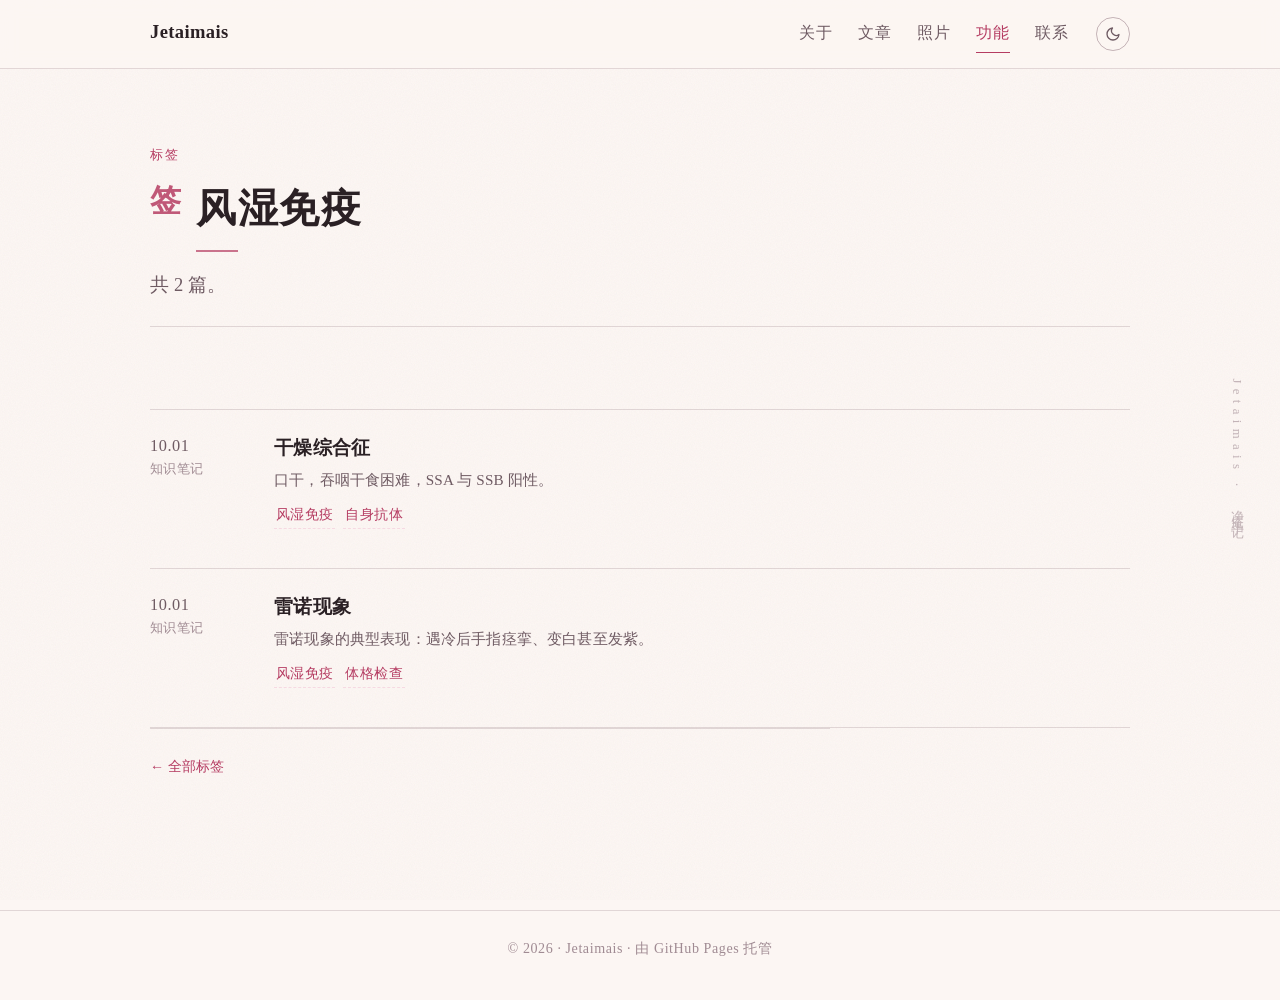
<file: tools/tags/风湿免疫/index.html>
<!DOCTYPE html>
<html lang="zh-CN">
<head>
<meta charset="UTF-8">
<meta name="viewport" content="width=device-width, initial-scale=1.0">

<!-- 与其它页面一致：先应用已保存的主题，避免闪烁 -->
<script>
  (function () {
    try {
      /* 支持 ?theme=light|dark：便于分享指定主题的链接，也方便截图核对。
         会写回 localStorage，之后访问都沿用。 */
      var q = (location.search.match(/[?&]theme=(light|dark)/) || [])[1];
      if (q) {
        localStorage.setItem('theme', q);
        document.documentElement.setAttribute('data-theme', q);
        return;
      }
      var t = localStorage.getItem('theme');
      if (t === 'light' || t === 'dark') {
        document.documentElement.setAttribute('data-theme', t);
      }
    } catch (e) {}
  })();
</script>

<title>风湿免疫 · Jetaimais</title>
<meta name="description" content="Jetaimais 中标签为「风湿免疫」的全部文章。">
<meta name="author" content="Jetaimais">
<link rel="canonical" href="https://jetaimais6.github.io/tools/tags/%E9%A3%8E%E6%B9%BF%E5%85%8D%E7%96%AB/">
<meta name="theme-color" content="#fdf8f6" media="(prefers-color-scheme: light)">
<meta name="theme-color" content="#171114" media="(prefers-color-scheme: dark)">
<meta name="robots" content="index, follow">

<meta property="og:type" content="website">
<meta property="og:site_name" content="Jetaimais">
<meta property="og:title" content="风湿免疫 · Jetaimais">
<meta property="og:description" content="Jetaimais 中标签为「风湿免疫」的全部文章。">
<meta property="og:url" content="https://jetaimais6.github.io/tools/tags/%E9%A3%8E%E6%B9%BF%E5%85%8D%E7%96%AB/">
<meta property="og:image" content="https://jetaimais6.github.io/assets/og-image.png">
<meta property="og:locale" content="zh_CN">


<meta name="twitter:card" content="summary_large_image">
<meta name="twitter:title" content="风湿免疫 · Jetaimais">
<meta name="twitter:description" content="Jetaimais 中标签为「风湿免疫」的全部文章。">
<meta name="twitter:image" content="https://jetaimais6.github.io/assets/og-image.png">

<link rel="icon" type="image/svg+xml" href="../../../assets/favicon.svg">
<link rel="apple-touch-icon" href="../../../assets/favicon.svg">
<link rel="alternate" type="application/rss+xml" title="Jetaimais" href="https://jetaimais6.github.io/feed.xml">

<link rel="preload" href="../../../assets/tokens.css" as="style">
<link rel="preload" href="../../../assets/style.css" as="style">
<link rel="stylesheet" href="../../../assets/tokens.css">
<link rel="stylesheet" href="../../../assets/style.css">
<script src="../../../assets/theme.js" defer></script>

</head>
<body>

<a class="skip-link" href="#main">跳到正文</a>

<!-- 页边注：宽屏时在右侧竖排显示，作为手记本的页边痕迹 -->
<span class="edge-note" aria-hidden="true">Jetaimais · 净庵手记</span>

<header class="site-header">
  <div class="wrap header-inner">
    <a class="brand" href="../../../">Jetaimais</a>

    <nav class="site-nav" aria-label="主导航">
      <a href="../../../#about">关于</a>
      <a href="../../../posts/">文章</a>
      <a href="../../../gallery/">照片</a>
      <a href="../../../tools/" class="is-active">功能</a>
      <a href="../../../#contact">联系</a>
    </nav>

    <button class="theme-toggle" type="button" aria-label="切换主题">
      <svg class="icon-moon" viewBox="0 0 24 24" fill="none" stroke="currentColor"
           stroke-width="2" stroke-linecap="round" stroke-linejoin="round" aria-hidden="true">
        <path d="M21 12.79A9 9 0 1 1 11.21 3 7 7 0 0 0 21 12.79z"/>
      </svg>
      <svg class="icon-sun" viewBox="0 0 24 24" fill="none" stroke="currentColor"
           stroke-width="2" stroke-linecap="round" stroke-linejoin="round" aria-hidden="true">
        <circle cx="12" cy="12" r="4"/>
        <path d="M12 2v2M12 20v2M4.93 4.93l1.41 1.41M17.66 17.66l1.41 1.41M2 12h2M20 12h2M6.34 17.66l-1.41 1.41M19.07 4.93l-1.41 1.41"/>
      </svg>
    </button>
  </div>
</header>

<main id="main">
  <div class="wrap">
<section class="page-head">
      <p class="eyebrow">标签</p>
      <h1 data-mark="签">风湿免疫</h1>
      <p class="lead">共 2 篇。</p>
    </section>

    <section class="section">
      <ul class="card-list">
<li class="card">
  <p class="meta"><time datetime="2026-10-01" title="2026-10-01">10.01</time><span class="cat">知识笔记</span></p>
  <h3><a href="../../../posts/sjogren-syndrome.html">干燥综合征</a></h3>
  <p class="excerpt">口干，吞咽干食困难，SSA 与 SSB 阳性。</p>
  <p class="tags-inline"><a class="tag" href="../../../tools/tags/%E9%A3%8E%E6%B9%BF%E5%85%8D%E7%96%AB/">风湿免疫</a><a class="tag" href="../../../tools/tags/%E8%87%AA%E8%BA%AB%E6%8A%97%E4%BD%93/">自身抗体</a></p>
</li>
<li class="card">
  <p class="meta"><time datetime="2026-10-01" title="2026-10-01">10.01</time><span class="cat">知识笔记</span></p>
  <h3><a href="../../../posts/raynaud-phenomenon.html">雷诺现象</a></h3>
  <p class="excerpt">雷诺现象的典型表现：遇冷后手指痉挛、变白甚至发紫。</p>
  <p class="tags-inline"><a class="tag" href="../../../tools/tags/%E9%A3%8E%E6%B9%BF%E5%85%8D%E7%96%AB/">风湿免疫</a><a class="tag" href="../../../tools/tags/%E4%BD%93%E6%A0%BC%E6%A3%80%E6%9F%A5/">体格检查</a></p>
</li>
</ul>
      <p class="article-foot"><a href="../../../tools/tags/">← 全部标签</a></p>
    </section>
  </div>
</main>

<footer class="site-footer">
  <div class="wrap">
    <p>© <span id="year">2026</span> · Jetaimais · 由 GitHub Pages 托管</p>
  </div>
</footer>

<script>
  document.getElementById('year').textContent = new Date().getFullYear();
</script>

</body>
</html>
</file>
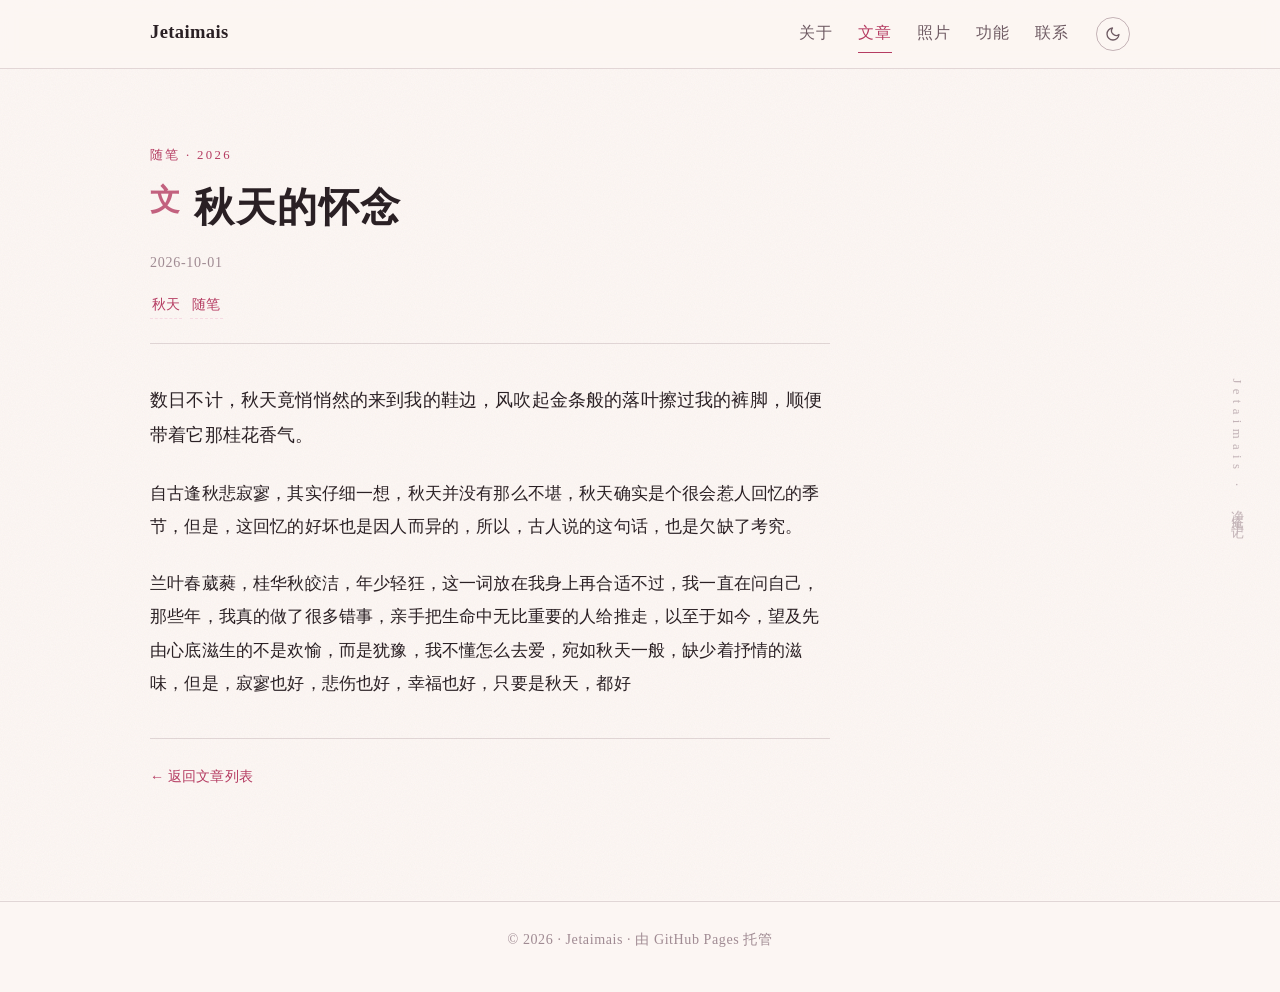
<file: posts/autumn-remembrance.html>
<!DOCTYPE html>
<html lang="zh-CN">
<head>
<meta charset="UTF-8">
<meta name="viewport" content="width=device-width, initial-scale=1.0">

<!-- 与其它页面一致：先应用已保存的主题，避免闪烁 -->
<script>
  (function () {
    try {
      /* 支持 ?theme=light|dark：便于分享指定主题的链接，也方便截图核对。
         会写回 localStorage，之后访问都沿用。 */
      var q = (location.search.match(/[?&]theme=(light|dark)/) || [])[1];
      if (q) {
        localStorage.setItem('theme', q);
        document.documentElement.setAttribute('data-theme', q);
        return;
      }
      var t = localStorage.getItem('theme');
      if (t === 'light' || t === 'dark') {
        document.documentElement.setAttribute('data-theme', t);
      }
    } catch (e) {}
  })();
</script>

<title>秋天的怀念 · Jetaimais</title>
<meta name="description" content="数日不计，秋天竟悄悄然的来到我的鞋边，风吹起金条般的落叶擦过我的裤脚，顺便带着它那桂花香气。">
<meta name="author" content="Jetaimais">
<link rel="canonical" href="https://jetaimais6.github.io/posts/autumn-remembrance.html">
<meta name="theme-color" content="#fdf8f6" media="(prefers-color-scheme: light)">
<meta name="theme-color" content="#171114" media="(prefers-color-scheme: dark)">
<meta name="robots" content="index, follow">

<meta property="og:type" content="article">
<meta property="og:site_name" content="Jetaimais">
<meta property="og:title" content="秋天的怀念 · Jetaimais">
<meta property="og:description" content="数日不计，秋天竟悄悄然的来到我的鞋边，风吹起金条般的落叶擦过我的裤脚，顺便带着它那桂花香气。">
<meta property="og:url" content="https://jetaimais6.github.io/posts/autumn-remembrance.html">
<meta property="og:image" content="https://jetaimais6.github.io/assets/og-image.png">
<meta property="og:locale" content="zh_CN">
<meta property="article:published_time" content="2026-10-01">

<meta name="twitter:card" content="summary_large_image">
<meta name="twitter:title" content="秋天的怀念 · Jetaimais">
<meta name="twitter:description" content="数日不计，秋天竟悄悄然的来到我的鞋边，风吹起金条般的落叶擦过我的裤脚，顺便带着它那桂花香气。">
<meta name="twitter:image" content="https://jetaimais6.github.io/assets/og-image.png">

<link rel="icon" type="image/svg+xml" href="../assets/favicon.svg">
<link rel="apple-touch-icon" href="../assets/favicon.svg">
<link rel="alternate" type="application/rss+xml" title="Jetaimais" href="https://jetaimais6.github.io/feed.xml">

<link rel="preload" href="../assets/tokens.css" as="style">
<link rel="preload" href="../assets/style.css" as="style">
<link rel="stylesheet" href="../assets/tokens.css">
<link rel="stylesheet" href="../assets/style.css">
<script src="../assets/theme.js" defer></script>
<script type="application/ld+json">
{
  "@context": "https://schema.org",
  "@type": "Article",
  "headline": "秋天的怀念",
  "description": "数日不计，秋天竟悄悄然的来到我的鞋边，风吹起金条般的落叶擦过我的裤脚，顺便带着它那桂花香气。",
  "datePublished": "2026-10-01",
  "inLanguage": "zh-CN",
  "mainEntityOfPage": "https://jetaimais6.github.io/posts/autumn-remembrance.html",
  "author": { "@type": "Person", "name": "Jetaimais", "url": "https://jetaimais6.github.io/" }
}
</script>
</head>
<body>

<a class="skip-link" href="#main">跳到正文</a>

<!-- 页边注：宽屏时在右侧竖排显示，作为手记本的页边痕迹 -->
<span class="edge-note" aria-hidden="true">Jetaimais · 净庵手记</span>

<header class="site-header">
  <div class="wrap header-inner">
    <a class="brand" href="../">Jetaimais</a>

    <nav class="site-nav" aria-label="主导航">
      <a href="../#about">关于</a>
      <a href="../posts/" class="is-active">文章</a>
      <a href="../gallery/">照片</a>
      <a href="../tools/">功能</a>
      <a href="../#contact">联系</a>
    </nav>

    <button class="theme-toggle" type="button" aria-label="切换主题">
      <svg class="icon-moon" viewBox="0 0 24 24" fill="none" stroke="currentColor"
           stroke-width="2" stroke-linecap="round" stroke-linejoin="round" aria-hidden="true">
        <path d="M21 12.79A9 9 0 1 1 11.21 3 7 7 0 0 0 21 12.79z"/>
      </svg>
      <svg class="icon-sun" viewBox="0 0 24 24" fill="none" stroke="currentColor"
           stroke-width="2" stroke-linecap="round" stroke-linejoin="round" aria-hidden="true">
        <circle cx="12" cy="12" r="4"/>
        <path d="M12 2v2M12 20v2M4.93 4.93l1.41 1.41M17.66 17.66l1.41 1.41M2 12h2M20 12h2M6.34 17.66l-1.41 1.41M19.07 4.93l-1.41 1.41"/>
      </svg>
    </button>
  </div>
</header>

<main id="main">
  <div class="wrap">
<article class="article">

      <header class="article-header">
        <p class="eyebrow">随笔 · 2026</p>
        <h1 data-mark="文">秋天的怀念</h1>
        <p class="article-meta">
          <time datetime="2026-10-01">2026-10-01</time>
        </p>
        <p class="tags-inline"><a class="tag" href="../tools/tags/%E7%A7%8B%E5%A4%A9/">秋天</a><a class="tag" href="../tools/tags/%E9%9A%8F%E7%AC%94/">随笔</a></p>
      </header>

      <div class="prose">
        <p>数日不计，秋天竟悄悄然的来到我的鞋边，风吹起金条般的落叶擦过我的裤脚，顺便带着它那桂花香气。</p>
        <p>自古逢秋悲寂寥，其实仔细一想，秋天并没有那么不堪，秋天确实是个很会惹人回忆的季节，但是，这回忆的好坏也是因人而异的，所以，古人说的这句话，也是欠缺了考究。</p>
        <p>兰叶春葳蕤，桂华秋皎洁，年少轻狂，这一词放在我身上再合适不过，我一直在问自己，那些年，我真的做了很多错事，亲手把生命中无比重要的人给推走，以至于如今，望及先由心底滋生的不是欢愉，而是犹豫，我不懂怎么去爱，宛如秋天一般，缺少着抒情的滋味，但是，寂寥也好，悲伤也好，幸福也好，只要是秋天，都好</p>
      </div>

      <p class="article-foot"><a href="../">← 返回文章列表</a></p>
    </article>
  </div>
</main>

<footer class="site-footer">
  <div class="wrap">
    <p>© <span id="year">2026</span> · Jetaimais · 由 GitHub Pages 托管</p>
  </div>
</footer>

<script>
  document.getElementById('year').textContent = new Date().getFullYear();
</script>

</body>
</html>
</file>
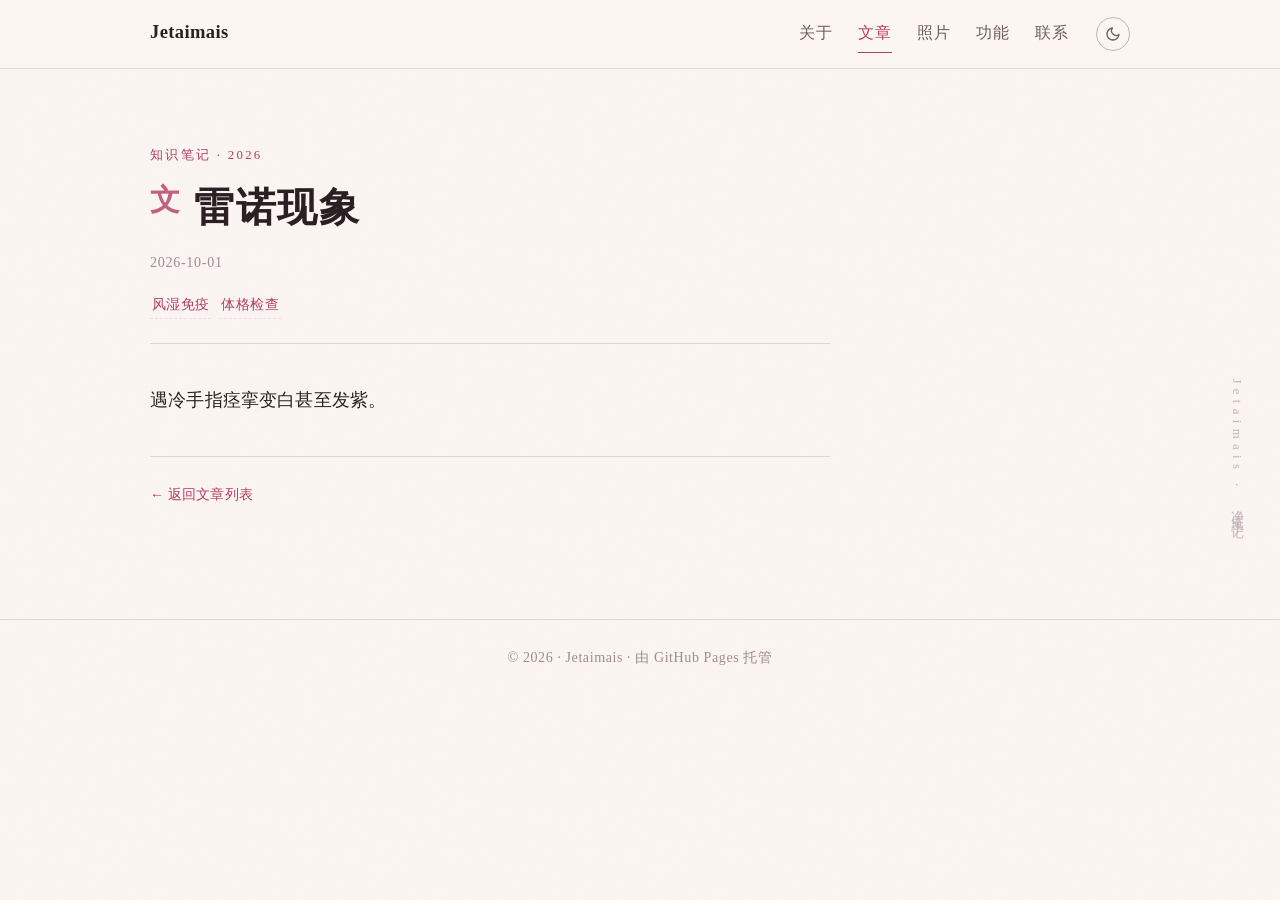
<file: posts/raynaud-phenomenon.html>
<!DOCTYPE html>
<html lang="zh-CN">
<head>
<meta charset="UTF-8">
<meta name="viewport" content="width=device-width, initial-scale=1.0">

<!-- 与其它页面一致：先应用已保存的主题，避免闪烁 -->
<script>
  (function () {
    try {
      /* 支持 ?theme=light|dark：便于分享指定主题的链接，也方便截图核对。
         会写回 localStorage，之后访问都沿用。 */
      var q = (location.search.match(/[?&]theme=(light|dark)/) || [])[1];
      if (q) {
        localStorage.setItem('theme', q);
        document.documentElement.setAttribute('data-theme', q);
        return;
      }
      var t = localStorage.getItem('theme');
      if (t === 'light' || t === 'dark') {
        document.documentElement.setAttribute('data-theme', t);
      }
    } catch (e) {}
  })();
</script>

<title>雷诺现象 · Jetaimais</title>
<meta name="description" content="雷诺现象的典型表现：遇冷后手指痉挛、变白甚至发紫。">
<meta name="author" content="Jetaimais">
<link rel="canonical" href="https://jetaimais6.github.io/posts/raynaud-phenomenon.html">
<meta name="theme-color" content="#fdf8f6" media="(prefers-color-scheme: light)">
<meta name="theme-color" content="#171114" media="(prefers-color-scheme: dark)">
<meta name="robots" content="index, follow">

<meta property="og:type" content="article">
<meta property="og:site_name" content="Jetaimais">
<meta property="og:title" content="雷诺现象 · Jetaimais">
<meta property="og:description" content="雷诺现象的典型表现：遇冷后手指痉挛、变白甚至发紫。">
<meta property="og:url" content="https://jetaimais6.github.io/posts/raynaud-phenomenon.html">
<meta property="og:image" content="https://jetaimais6.github.io/assets/og-image.png">
<meta property="og:locale" content="zh_CN">
<meta property="article:published_time" content="2026-10-01">

<meta name="twitter:card" content="summary_large_image">
<meta name="twitter:title" content="雷诺现象 · Jetaimais">
<meta name="twitter:description" content="雷诺现象的典型表现：遇冷后手指痉挛、变白甚至发紫。">
<meta name="twitter:image" content="https://jetaimais6.github.io/assets/og-image.png">

<link rel="icon" type="image/svg+xml" href="../assets/favicon.svg">
<link rel="apple-touch-icon" href="../assets/favicon.svg">
<link rel="alternate" type="application/rss+xml" title="Jetaimais" href="https://jetaimais6.github.io/feed.xml">

<link rel="preload" href="../assets/tokens.css" as="style">
<link rel="preload" href="../assets/style.css" as="style">
<link rel="stylesheet" href="../assets/tokens.css">
<link rel="stylesheet" href="../assets/style.css">
<script src="../assets/theme.js" defer></script>
<script type="application/ld+json">
{
  "@context": "https://schema.org",
  "@type": "Article",
  "headline": "雷诺现象",
  "description": "雷诺现象的典型表现：遇冷后手指痉挛、变白甚至发紫。",
  "datePublished": "2026-10-01",
  "inLanguage": "zh-CN",
  "mainEntityOfPage": "https://jetaimais6.github.io/posts/raynaud-phenomenon.html",
  "author": { "@type": "Person", "name": "Jetaimais", "url": "https://jetaimais6.github.io/" }
}
</script>
</head>
<body>

<a class="skip-link" href="#main">跳到正文</a>

<!-- 页边注：宽屏时在右侧竖排显示，作为手记本的页边痕迹 -->
<span class="edge-note" aria-hidden="true">Jetaimais · 净庵手记</span>

<header class="site-header">
  <div class="wrap header-inner">
    <a class="brand" href="../">Jetaimais</a>

    <nav class="site-nav" aria-label="主导航">
      <a href="../#about">关于</a>
      <a href="../posts/" class="is-active">文章</a>
      <a href="../gallery/">照片</a>
      <a href="../tools/">功能</a>
      <a href="../#contact">联系</a>
    </nav>

    <button class="theme-toggle" type="button" aria-label="切换主题">
      <svg class="icon-moon" viewBox="0 0 24 24" fill="none" stroke="currentColor"
           stroke-width="2" stroke-linecap="round" stroke-linejoin="round" aria-hidden="true">
        <path d="M21 12.79A9 9 0 1 1 11.21 3 7 7 0 0 0 21 12.79z"/>
      </svg>
      <svg class="icon-sun" viewBox="0 0 24 24" fill="none" stroke="currentColor"
           stroke-width="2" stroke-linecap="round" stroke-linejoin="round" aria-hidden="true">
        <circle cx="12" cy="12" r="4"/>
        <path d="M12 2v2M12 20v2M4.93 4.93l1.41 1.41M17.66 17.66l1.41 1.41M2 12h2M20 12h2M6.34 17.66l-1.41 1.41M19.07 4.93l-1.41 1.41"/>
      </svg>
    </button>
  </div>
</header>

<main id="main">
  <div class="wrap">
<article class="article">

      <header class="article-header">
        <p class="eyebrow">知识笔记 · 2026</p>
        <h1 data-mark="文">雷诺现象</h1>
        <p class="article-meta">
          <time datetime="2026-10-01">2026-10-01</time>
        </p>
        <p class="tags-inline"><a class="tag" href="../tools/tags/%E9%A3%8E%E6%B9%BF%E5%85%8D%E7%96%AB/">风湿免疫</a><a class="tag" href="../tools/tags/%E4%BD%93%E6%A0%BC%E6%A3%80%E6%9F%A5/">体格检查</a></p>
      </header>

      <div class="prose">
        <p>遇冷手指痉挛变白甚至发紫。</p>
      </div>

      <p class="article-foot"><a href="../">← 返回文章列表</a></p>
    </article>
  </div>
</main>

<footer class="site-footer">
  <div class="wrap">
    <p>© <span id="year">2026</span> · Jetaimais · 由 GitHub Pages 托管</p>
  </div>
</footer>

<script>
  document.getElementById('year').textContent = new Date().getFullYear();
</script>

</body>
</html>
</file>
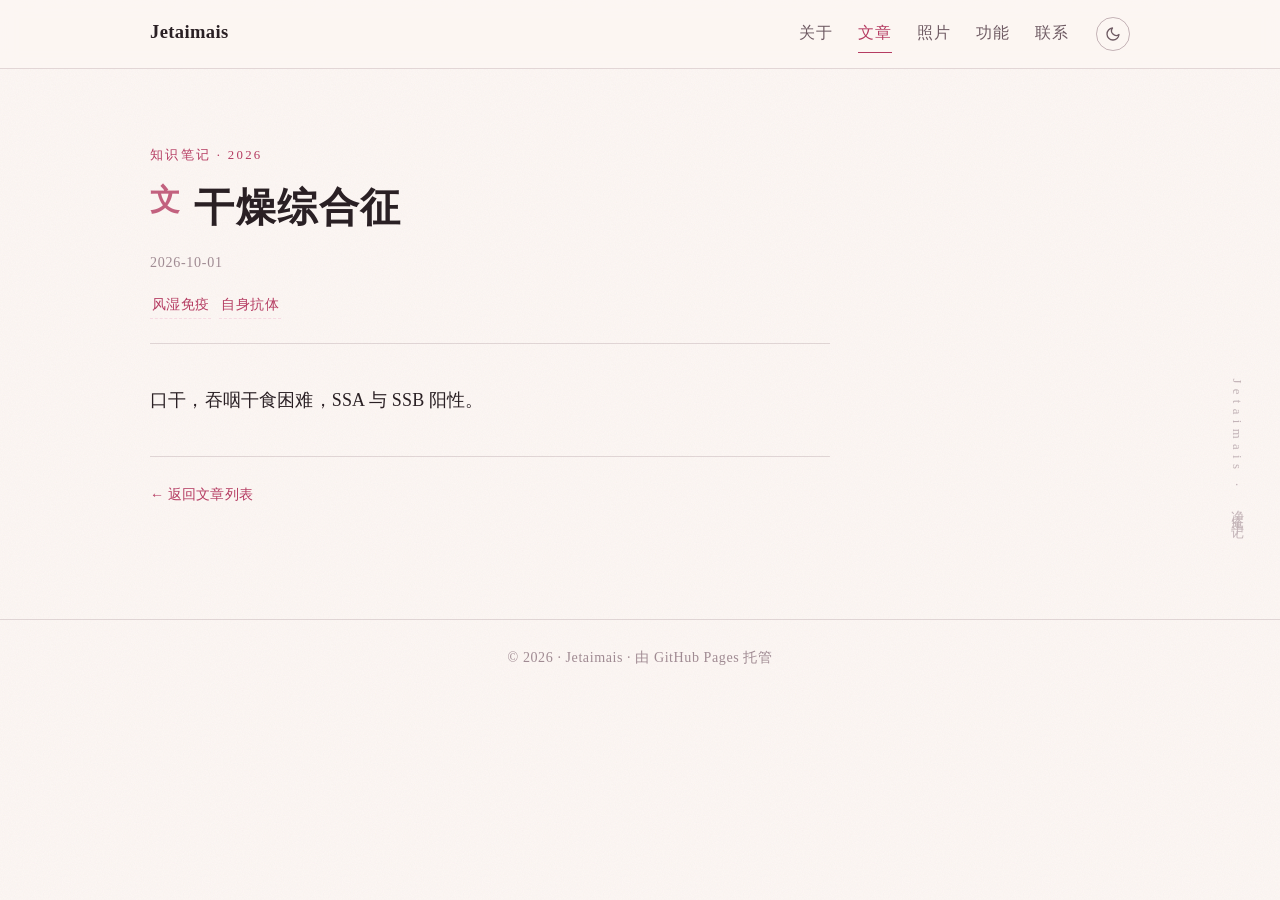
<file: posts/sjogren-syndrome.html>
<!DOCTYPE html>
<html lang="zh-CN">
<head>
<meta charset="UTF-8">
<meta name="viewport" content="width=device-width, initial-scale=1.0">

<!-- 与其它页面一致：先应用已保存的主题，避免闪烁 -->
<script>
  (function () {
    try {
      /* 支持 ?theme=light|dark：便于分享指定主题的链接，也方便截图核对。
         会写回 localStorage，之后访问都沿用。 */
      var q = (location.search.match(/[?&]theme=(light|dark)/) || [])[1];
      if (q) {
        localStorage.setItem('theme', q);
        document.documentElement.setAttribute('data-theme', q);
        return;
      }
      var t = localStorage.getItem('theme');
      if (t === 'light' || t === 'dark') {
        document.documentElement.setAttribute('data-theme', t);
      }
    } catch (e) {}
  })();
</script>

<title>干燥综合征 · Jetaimais</title>
<meta name="description" content="口干，吞咽干食困难，SSA 与 SSB 阳性。">
<meta name="author" content="Jetaimais">
<link rel="canonical" href="https://jetaimais6.github.io/posts/sjogren-syndrome.html">
<meta name="theme-color" content="#fdf8f6" media="(prefers-color-scheme: light)">
<meta name="theme-color" content="#171114" media="(prefers-color-scheme: dark)">
<meta name="robots" content="index, follow">

<meta property="og:type" content="article">
<meta property="og:site_name" content="Jetaimais">
<meta property="og:title" content="干燥综合征 · Jetaimais">
<meta property="og:description" content="口干，吞咽干食困难，SSA 与 SSB 阳性。">
<meta property="og:url" content="https://jetaimais6.github.io/posts/sjogren-syndrome.html">
<meta property="og:image" content="https://jetaimais6.github.io/assets/og-image.png">
<meta property="og:locale" content="zh_CN">
<meta property="article:published_time" content="2026-10-01">

<meta name="twitter:card" content="summary_large_image">
<meta name="twitter:title" content="干燥综合征 · Jetaimais">
<meta name="twitter:description" content="口干，吞咽干食困难，SSA 与 SSB 阳性。">
<meta name="twitter:image" content="https://jetaimais6.github.io/assets/og-image.png">

<link rel="icon" type="image/svg+xml" href="../assets/favicon.svg">
<link rel="apple-touch-icon" href="../assets/favicon.svg">
<link rel="alternate" type="application/rss+xml" title="Jetaimais" href="https://jetaimais6.github.io/feed.xml">

<link rel="preload" href="../assets/tokens.css" as="style">
<link rel="preload" href="../assets/style.css" as="style">
<link rel="stylesheet" href="../assets/tokens.css">
<link rel="stylesheet" href="../assets/style.css">
<script src="../assets/theme.js" defer></script>
<script type="application/ld+json">
{
  "@context": "https://schema.org",
  "@type": "Article",
  "headline": "干燥综合征",
  "description": "口干，吞咽干食困难，SSA 与 SSB 阳性。",
  "datePublished": "2026-10-01",
  "inLanguage": "zh-CN",
  "mainEntityOfPage": "https://jetaimais6.github.io/posts/sjogren-syndrome.html",
  "author": { "@type": "Person", "name": "Jetaimais", "url": "https://jetaimais6.github.io/" }
}
</script>
</head>
<body>

<a class="skip-link" href="#main">跳到正文</a>

<!-- 页边注：宽屏时在右侧竖排显示，作为手记本的页边痕迹 -->
<span class="edge-note" aria-hidden="true">Jetaimais · 净庵手记</span>

<header class="site-header">
  <div class="wrap header-inner">
    <a class="brand" href="../">Jetaimais</a>

    <nav class="site-nav" aria-label="主导航">
      <a href="../#about">关于</a>
      <a href="../posts/" class="is-active">文章</a>
      <a href="../gallery/">照片</a>
      <a href="../tools/">功能</a>
      <a href="../#contact">联系</a>
    </nav>

    <button class="theme-toggle" type="button" aria-label="切换主题">
      <svg class="icon-moon" viewBox="0 0 24 24" fill="none" stroke="currentColor"
           stroke-width="2" stroke-linecap="round" stroke-linejoin="round" aria-hidden="true">
        <path d="M21 12.79A9 9 0 1 1 11.21 3 7 7 0 0 0 21 12.79z"/>
      </svg>
      <svg class="icon-sun" viewBox="0 0 24 24" fill="none" stroke="currentColor"
           stroke-width="2" stroke-linecap="round" stroke-linejoin="round" aria-hidden="true">
        <circle cx="12" cy="12" r="4"/>
        <path d="M12 2v2M12 20v2M4.93 4.93l1.41 1.41M17.66 17.66l1.41 1.41M2 12h2M20 12h2M6.34 17.66l-1.41 1.41M19.07 4.93l-1.41 1.41"/>
      </svg>
    </button>
  </div>
</header>

<main id="main">
  <div class="wrap">
<article class="article">

      <header class="article-header">
        <p class="eyebrow">知识笔记 · 2026</p>
        <h1 data-mark="文">干燥综合征</h1>
        <p class="article-meta">
          <time datetime="2026-10-01">2026-10-01</time>
        </p>
        <p class="tags-inline"><a class="tag" href="../tools/tags/%E9%A3%8E%E6%B9%BF%E5%85%8D%E7%96%AB/">风湿免疫</a><a class="tag" href="../tools/tags/%E8%87%AA%E8%BA%AB%E6%8A%97%E4%BD%93/">自身抗体</a></p>
      </header>

      <div class="prose">
        <p>口干，吞咽干食困难，SSA 与 SSB 阳性。</p>
      </div>

      <p class="article-foot"><a href="../">← 返回文章列表</a></p>
    </article>
  </div>
</main>

<footer class="site-footer">
  <div class="wrap">
    <p>© <span id="year">2026</span> · Jetaimais · 由 GitHub Pages 托管</p>
  </div>
</footer>

<script>
  document.getElementById('year').textContent = new Date().getFullYear();
</script>

</body>
</html>
</file>
<file: assets/tokens.css>
/* ============================================================
   tokens.css —— 设计令牌 ·「净庵手记」
   ------------------------------------------------------------
   概念：一本在灯下摊开的手记本。纸先于屏，手迹优先，粉色作印章。
   与旧版的关键差别：不再有「卡片底色」，粉色只作印痕（线、笔触、页码）。

   改配色只改这一个文件。浅色/深色两套需要同步改。
   设计语言说明见仓库根目录 CLD.md 第 2 节。
   ============================================================ */

/* ---------- 浅色：暖白纸 ---------- */
:root {
  color-scheme: light;

  /* 纸 */
  --paper:          #fcf6f3;
  --paper-deep:     #f6e9ed;
  --paper-edge:     #f2e3e8;   /* 纸边/分割 */

  /* 墨 */
  --ink:            #2a2024;
  --ink-soft:       #6f5b63;
  --ink-faint:      #a08b93;

  /* 线 */
  --rule:           rgba(90, 50, 64, .16);
  --rule-strong:    rgba(90, 50, 64, .34);

  /* 印章粉 —— #b53c62 在纸与次级纸上均 ≥4.5:1（#c2476d 在次级纸上仅 4.12） */
  --rose:           #b53c62;
  --rose-deep:      #93304f;
  --rose-soft:      #f6d9e2;
  --on-rose:        #fffafc;   /* 粉底上的文字 */

  /* 字体 */
  --font-display: "Noto Serif SC", "Source Han Serif SC", "Songti SC", STSong,
                  Georgia, "Times New Roman", serif;
  --font-body:    "Noto Serif SC", "Source Han Serif SC", "Songti SC", STSong,
                  SimSun, Georgia, serif;
  --font-hand:    "LXGW WenKai", "Kaiti SC", STKaiti, KaiTi, "Noto Serif SC",
                  cursive, serif;
  --font-mono:    ui-monospace, SFMono-Regular, Consolas, "Liberation Mono", monospace;

  /* 字号（手记本：标题大字、正文舒适） */
  --fs-display: clamp(2.1rem, 6vw, 3.5rem);
  --fs-h1:      clamp(1.7rem, 4.4vw, 2.5rem);
  --fs-h2:      clamp(1.25rem, 2.6vw, 1.5rem);
  --fs-lead:    clamp(1.02rem, 1.9vw, 1.16rem);
  --fs-body:    17px;
  --fs-small:   .88rem;
  --fs-note:    .8rem;

  /* 字距 */
  --track-display: .04em;
  --track-title:   .02em;
  --track-note:    .18em;

  /* 行高 */
  --lh-body:    1.95;
  --lh-tight:   1.35;
  --lh-note:    1.7;

  /* 版心与留白 */
  --measure:    680px;      /* 阅读宽度 */
  --page-max:   1060px;     /* 页面总宽 */
  --rail:       92px;       /* 左侧页边注栏宽 */
  --gutter:     clamp(1.15rem, 4vw, 2.5rem);
  --space-1:    .5rem;
  --space-2:    .9rem;
  --space-3:    1.5rem;
  --space-4:    2.4rem;
  --space-5:    3.6rem;
  --space-6:    5.5rem;

  /* 纸纹（内联 SVG，零请求） */
  --grain: url("data:image/svg+xml,%3Csvg xmlns='http://www.w3.org/2000/svg' width='140' height='140'%3E%3Cfilter id='n'%3E%3CfeTurbulence type='fractalNoise' baseFrequency='.85' numOctaves='3'/%3E%3C/filter%3E%3Crect width='140' height='140' filter='url(%23n)' opacity='.055'/%3E%3C/svg%3E");

  /* 动效 */
  --ease:       cubic-bezier(.22, .61, .36, 1);
  --dur-fast:   180ms;
  --dur:        320ms;
}

/* ---------- 深色：夜里的纸 ---------- */
@media (prefers-color-scheme: dark) {
  :root:not([data-theme="light"]) {
    color-scheme: dark;
    --paper:        #171114;
    --paper-deep:   #1f171b;
    --paper-edge:   #2a1f25;
    --ink:          #f3e8ec;
    --ink-soft:     #c0aab3;
    --ink-faint:    #8b7480;
    --rule:         rgba(240, 220, 230, .15);
    --rule-strong:  rgba(240, 220, 230, .32);
    --rose:         #f28fb0;
    --rose-deep:    #f7aac4;
    --rose-soft:    #3a2630;
    --on-rose:      #2a1018;
  }
}

:root[data-theme="dark"] {
  color-scheme: dark;
  --paper:        #171114;
  --paper-deep:   #1f171b;
  --paper-edge:   #2a1f25;
  --ink:          #f3e8ec;
  --ink-soft:     #c0aab3;
  --ink-faint:    #8b7480;
  --rule:         rgba(240, 220, 230, .15);
  --rule-strong:  rgba(240, 220, 230, .32);
  --rose:         #f28fb0;
  --rose-deep:    #f7aac4;
  --rose-soft:    #3a2630;
  --on-rose:      #2a1018;
}

:root[data-theme="light"] {
  color-scheme: light;
}
</file>
<file: assets/style.css>
/* ============================================================
   style.css ——「净庵手记」全站样式
   ------------------------------------------------------------
   设计语言见 CLD.md 第 2 节。四条铁律：
     1. 纸先于屏：暖纸底 + 极轻纸纹，不用纯白
     2. 手迹优先：日期/标签/页边注用手写体，正文标题用衬线
     3. 克制的粉：粉色只作印痕（线、笔触、页码），不做大面积底色
     4. 无卡片：用细线与留白分层，靠排版而不是盒子

   注意：类名是构建产物约定（templates.mjs 生成），不要随意改动选择器。
   ============================================================ */

/* ---------- 基础 ---------- */
*, *::before, *::after { box-sizing: border-box; }

html {
  scroll-behavior: smooth;
  scroll-padding-top: 6rem;
  -webkit-text-size-adjust: 100%;
}

body {
  margin: 0;
  background-color: var(--paper);
  color: var(--ink);
  font-family: var(--font-body);
  font-size: var(--fs-body);
  line-height: var(--lh-body);
  letter-spacing: .01em;
  -webkit-font-smoothing: antialiased;
  text-rendering: optimizeLegibility;
  position: relative;
}

/* 纸纹：固定铺一层颗粒，纯 CSS，不产生网络请求 */
body::before {
  content: "";
  position: fixed;
  inset: 0;
  background-image: var(--grain);
  background-repeat: repeat;
  pointer-events: none;
  z-index: 0;
  opacity: .9;
}

/* 深色模式下白噪点很弱，改用「叠加」让它成为细微的亮斑 */
@media (prefers-color-scheme: dark) {
  :root:not([data-theme="light"]) body::before {
    opacity: .5;
    mix-blend-mode: screen;
  }
}
:root[data-theme="dark"] body::before {
  opacity: .5;
  mix-blend-mode: screen;
}

body > * { position: relative; z-index: 1; }

/* 版心：内容窄、页面宽，留出手记本的页边 */
.wrap {
  width: 100%;
  max-width: var(--page-max);
  margin-inline: auto;
  padding-inline: var(--gutter);
}

/* ---------- 页边注：宽屏时在右侧竖排一行小字 ----------
   手记本每页边上都有一点手写的痕迹；这里用一条竖排小字把右侧留白「收」住，
   窄屏自动隐藏，不占版面。 */
.edge-note {
  display: none;
}

@media (min-width: 1180px) {
  .edge-note {
    display: block;
    position: fixed;
    top: 50%;
    right: clamp(1rem, 2.4vw, 2.2rem);
    transform: translateY(-50%);
    writing-mode: vertical-rl;
    font-family: var(--font-hand);
    font-size: var(--fs-note);
    letter-spacing: .42em;
    color: var(--ink-faint);
    opacity: .62;
    pointer-events: none;
    z-index: 0;
    user-select: none;
  }
}

/* ---------- 链接：笔触下划线 ---------- */
a {
  color: var(--rose);
  text-decoration: none;
  background-image: linear-gradient(var(--rose-soft), var(--rose-soft));
  background-repeat: no-repeat;
  background-position: 0 100%;
  background-size: 100% 1px;
  transition: background-size var(--dur-fast) var(--ease), color var(--dur-fast) var(--ease);
}
a:hover {
  color: var(--rose-deep);
  background-image: linear-gradient(var(--rose), var(--rose));
  background-size: 100% 2px;
}

:focus-visible {
  outline: 2px solid var(--rose);
  outline-offset: 3px;
  border-radius: 2px;
}

/* 键盘用户跳过导航 */
.skip-link {
  position: fixed;
  top: -100px;
  left: var(--gutter);
  z-index: 100;
  padding: .55rem 1rem;
  background: var(--rose);
  color: var(--on-rose);
  font-size: var(--fs-small);
  border-radius: 0 0 4px 4px;
  transition: top var(--dur-fast) var(--ease);
}
.skip-link:focus { top: 0; }

/* ---------- 页头：书签式导航 ---------- */
.site-header {
  position: sticky;
  top: 0;
  z-index: 30;
  background: var(--paper);
  border-bottom: 1px solid var(--rule);
}

@supports (backdrop-filter: blur(8px)) {
  .site-header {
    background: color-mix(in srgb, var(--paper) 88%, transparent);
    backdrop-filter: saturate(150%) blur(8px);
  }
}

.header-inner {
  display: flex;
  align-items: baseline;
  gap: clamp(.75rem, 2.5vw, 1.75rem);
  min-height: 4.25rem;
  padding-block: .85rem;
}

.brand {
  font-family: var(--font-display);
  font-size: 1.16rem;
  font-weight: 600;
  letter-spacing: var(--track-title);
  color: var(--ink);
  margin-right: auto;
  background: none;
}
.brand:hover { color: var(--rose); background: none; }

/* 导航像一排书签：手写体 + hover 时下缘出现笔触 */
.site-nav {
  display: flex;
  gap: clamp(.85rem, 2.6vw, 1.6rem);
  font-family: var(--font-hand);
  font-size: 1.02rem;
  letter-spacing: .04em;
}
.site-nav a {
  color: var(--ink-soft);
  background: none;
  padding-bottom: .2rem;
  border-bottom: 1px solid transparent;
  transition: color var(--dur-fast) var(--ease), border-color var(--dur-fast) var(--ease);
}
.site-nav a:hover {
  color: var(--rose);
  border-bottom-color: var(--rose);
  background: none;
}
.site-nav a.is-active {
  color: var(--rose);
  border-bottom-color: var(--rose);
}

/* 主题切换：一枚小印章 */
.theme-toggle {
  display: inline-flex;
  align-items: center;
  justify-content: center;
  width: 2.1rem;
  height: 2.1rem;
  padding: 0;
  border: 1px solid var(--rule-strong);
  border-radius: 50%;
  background: transparent;
  color: var(--ink-soft);
  cursor: pointer;
  align-self: center;
  transition: color var(--dur-fast) var(--ease), border-color var(--dur-fast) var(--ease),
              transform var(--dur-fast) var(--ease);
}
.theme-toggle:hover {
  color: var(--rose);
  border-color: var(--rose);
  transform: rotate(-12deg);
}
.theme-toggle svg { width: 1rem; height: 1rem; display: block; }

.theme-toggle .icon-sun  { display: none; }
.theme-toggle .icon-moon { display: block; }
:root[data-theme="dark"] .theme-toggle .icon-sun  { display: block; }
:root[data-theme="dark"] .theme-toggle .icon-moon { display: none; }
@media (prefers-color-scheme: dark) {
  :root:not([data-theme="light"]) .theme-toggle .icon-sun  { display: block; }
  :root:not([data-theme="light"]) .theme-toggle .icon-moon { display: none; }
}

/* ---------- 眉标 / 页边注 ---------- */
.eyebrow {
  font-family: var(--font-hand);
  font-size: var(--fs-note);
  letter-spacing: var(--track-note);
  color: var(--rose);
  margin: 0 0 var(--space-2);
}

/* ---------- 首屏 ---------- */
.hero {
  padding-block: clamp(3rem, 9vw, 6.5rem) var(--space-5);
  max-width: var(--measure);
  position: relative;
}

.hero h1 {
  font-family: var(--font-display);
  font-size: var(--fs-display);
  font-weight: 600;
  line-height: var(--lh-tight);
  letter-spacing: var(--track-display);
  margin: 0 0 var(--space-3);
  text-wrap: balance;
}

/* 标题下的粉色笔触 */
.hero h1::after {
  content: "";
  display: block;
  width: clamp(3.5rem, 22%, 8rem);
  height: 3px;
  margin-top: var(--space-3);
  background: linear-gradient(90deg, var(--rose), var(--rose-soft) 92%, transparent);
  border-radius: 2px;
}

.lead {
  font-size: var(--fs-lead);
  line-height: 1.9;
  color: var(--ink-soft);
  margin: 0 0 var(--space-3);
  max-width: 34em;
  text-wrap: pretty;
}
.lead strong { color: var(--ink); font-weight: 600; }

.avatar {
  display: block;
  width: 96px;
  height: 96px;
  border-radius: 50%;
  object-fit: cover;
  margin: 0 0 var(--space-3);
  border: 1px solid var(--rule-strong);
  transform: rotate(-2.5deg);
  transition: transform var(--dur) var(--ease);
}
.avatar:hover { transform: rotate(0deg) scale(1.02); }

/* ---------- 身份标签：手写小条 ---------- */
.status {
  display: flex;
  flex-wrap: wrap;
  gap: .5rem .65rem;
  margin: 0 0 var(--space-4);
}

.badge {
  font-family: var(--font-hand);
  font-size: var(--fs-small);
  letter-spacing: .03em;
  padding: .1rem .6rem;
  color: var(--rose);
  border-bottom: 1px solid var(--rose-soft);
}

/* ---------- 按钮：描边 + 轻微上浮（主按钮用淡粉底，不用高饱和填充） ---------- */
.hero-actions {
  display: flex;
  flex-wrap: wrap;
  gap: .7rem;
}

.btn {
  display: inline-block;
  padding: .55rem 1.15rem;
  font-family: var(--font-hand);
  font-size: 1rem;
  letter-spacing: .04em;
  color: var(--ink);
  background: transparent;
  border: 1px solid var(--rule-strong);
  border-radius: 3px;
  background-image: none;
  transition: color var(--dur-fast) var(--ease), border-color var(--dur-fast) var(--ease),
              transform var(--dur-fast) var(--ease), background-color var(--dur-fast) var(--ease);
}
.btn:hover {
  color: var(--rose);
  border-color: var(--rose);
  background-color: var(--rose-soft);
  background-image: none;
  transform: translateY(-1px);
}

/* 主按钮：淡粉纸底 + 玫瑰描边与文字，比高饱和色块更贴「纸·墨·印」 */
.btn-primary {
  background: var(--rose-soft);
  border-color: var(--rose);
  color: var(--rose-deep);
  font-weight: 600;
}
.btn-primary:hover {
  background: var(--rose);
  border-color: var(--rose);
  color: var(--on-rose);
}

.btn.js-email { color: var(--ink); }
.btn-primary.js-email { color: var(--rose-deep); }
.btn-primary.js-email:hover { color: var(--on-rose); }

/* 无脚本回退：<noscript> 内文字为空，用 CSS 补上 */
.noscript-email::after { content: "邮件联系"; }

/* ---------- 分区：靠留白与细线，不用卡片 ---------- */
.section {
  padding-block: var(--space-5);
  border-top: 1px solid var(--rule);
  scroll-margin-top: 6rem;
}

/* 分区标题：左侧落一个手写单字，像手记本的章节记号
   （由 HTML 的 data-mark 提供，缺省用「·」） */
.section h2 {
  font-family: var(--font-display);
  font-size: var(--fs-h2);
  font-weight: 600;
  letter-spacing: var(--track-title);
  margin: 0 0 var(--space-3);
  padding-left: 1.75rem;
  position: relative;
}
.section h2::before {
  content: attr(data-mark);
  position: absolute;
  left: 0;
  top: .12em;
  font-family: var(--font-hand);
  font-size: .92em;
  line-height: 1;
  color: var(--rose);
  opacity: .9;
}

.section p { margin: 0 0 var(--space-2); max-width: var(--measure); }
.muted { color: var(--ink-faint); font-size: var(--fs-small); }

/* ---------- 标签：写在纸边的小条 ---------- */
.tags,
.tags-inline {
  display: flex;
  flex-wrap: wrap;
  gap: .4rem .5rem;
  margin: var(--space-2) 0 0;
  padding: 0;
  list-style: none;
}

.tag {
  font-family: var(--font-hand);
  font-size: var(--fs-small);
  letter-spacing: .04em;
  color: var(--rose);
  padding: 0 .1rem;
  border-bottom: 1px dashed var(--rose-soft);
  background: none;
  border-radius: 0;
}
.tag:hover {
  color: var(--rose-deep);
  border-bottom-style: solid;
  border-bottom-color: var(--rose);
  background: none;
}
.tag .count {
  font-size: .9em;
  color: var(--ink-faint);
  margin-left: .12em;
}

.tag-cloud {
  display: flex;
  flex-wrap: wrap;
  gap: .55rem .8rem;
  margin: var(--space-2) 0 0;
}
.tag-lg { font-size: 1.02rem; }

/* ---------- 目录式列表（替代旧卡片） ---------- */
.card-list {
  list-style: none;
  margin: var(--space-3) 0 0;
  padding: 0;
  border-top: 1px solid var(--rule);
  max-width: var(--page-max);
}

/* 每行像手记本的一条：左日期、右标题摘要 */
.card {
  display: grid;
  grid-template-columns: var(--rail) minmax(0, 1fr);
  gap: 0 clamp(.9rem, 3vw, 2rem);
  padding-block: var(--space-3);
  border-bottom: 1px solid var(--rule);
  background: none;
  border-radius: 0;
  transition: background-color var(--dur-fast) var(--ease);
}
.card:hover { background-color: var(--paper-deep); }

.card .meta {
  grid-column: 1;
  grid-row: 1 / span 3;
  margin: 0;
  display: flex;
  flex-direction: column;
  gap: .1rem;
  font-family: var(--font-hand);
  font-size: var(--fs-small);
  color: var(--ink-faint);
  letter-spacing: .04em;
  font-variant-numeric: tabular-nums;
  line-height: 1.5;
}
/* 日期略大、类别更淡，形成主次 */
.card .meta time {
  font-size: 1.02rem;
  color: var(--ink-soft);
}
.card .meta .cat {
  font-size: var(--fs-note);
  color: var(--ink-faint);
  letter-spacing: .02em;
}

.card h3 {
  grid-column: 2;
  margin: 0 0 .3rem;
  font-family: var(--font-display);
  font-size: 1.16rem;
  font-weight: 600;
  letter-spacing: var(--track-title);
  line-height: 1.5;
}
.card h3 a { color: var(--ink); background: none; }
.card h3 a:hover { color: var(--rose); background: none; }

.card .excerpt {
  grid-column: 2;
  margin: 0;
  font-size: .95rem;
  color: var(--ink-soft);
  line-height: 1.8;
}

.card .tags-inline {
  grid-column: 2;
  margin-top: .45rem;
}

.card.is-placeholder { border-bottom-style: dashed; }
.card.is-placeholder h3 a { color: var(--ink-soft); }

.more-link {
  margin: var(--space-3) 0 0;
  font-family: var(--font-hand);
  font-size: 1rem;
}
.more-link a { background: none; }
.more-link a:hover { background: none; }

/* ---------- 列表页页头 ---------- */
.page-head {
  padding-block: clamp(2.6rem, 7vw, 4.6rem) var(--space-3);
  max-width: var(--measure);
}
.page-head h1 {
  font-family: var(--font-display);
  font-size: var(--fs-h1);
  font-weight: 600;
  line-height: var(--lh-tight);
  letter-spacing: var(--track-display);
  margin: 0 0 var(--space-2);
  text-wrap: balance;
  position: relative;
  padding-left: 1.15em;
}
/* 与分区标题一致：左侧落一个手写单字 */
.page-head h1::before {
  content: attr(data-mark);
  position: absolute;
  left: 0;
  top: .1em;
  font-family: var(--font-hand);
  font-size: .78em;
  line-height: 1;
  color: var(--rose);
  opacity: .85;
}
/* 标题下的粉色笔触（短而实） */
.page-head h1::after {
  content: "";
  display: block;
  width: 2.6rem;
  height: 2px;
  margin-top: var(--space-2);
  background: var(--rose);
  opacity: .7;
}
.page-head .lead {
  font-size: var(--fs-lead);
  color: var(--ink-soft);
  margin: 0;
  max-width: 36em;
}

/* ---------- 分页 ---------- */
.pager {
  display: flex;
  align-items: center;
  justify-content: flex-start;
  gap: .9rem;
  flex-wrap: wrap;
  margin-top: var(--space-4);
  font-family: var(--font-hand);
}
.pager .btn { padding: .35rem .9rem; font-size: .95rem; }
.pager-info {
  font-family: var(--font-hand);
  font-size: var(--fs-small);
  color: var(--ink-faint);
  letter-spacing: .06em;
  font-variant-numeric: tabular-nums;
}

/* ---------- 联系列表 ---------- */
.link-list {
  list-style: none;
  padding: 0;
  margin: var(--space-3) 0 0;
  max-width: var(--measure);
}
.link-list li {
  display: grid;
  grid-template-columns: var(--rail) minmax(0, 1fr);
  gap: .3rem 1rem;
  padding-block: .55rem;
  border-bottom: 1px solid var(--rule);
  align-items: baseline;
}
.link-list li:last-child { border-bottom: 0; }
.link-list .k {
  font-family: var(--font-hand);
  font-size: var(--fs-small);
  letter-spacing: .06em;
  color: var(--ink-faint);
}
.link-list a { background: none; }
.link-list a:hover { background: none; }
.link-list .muted { display: block; margin-top: .15rem; }

.icon-link {
  display: inline-flex;
  align-items: center;
  gap: .4rem;
  color: var(--ink);
  background: none;
}
.icon-link:hover { color: var(--rose); background: none; }
.icon-link svg { width: 1.05em; height: 1.05em; flex: none; opacity: .7; }
.icon-link:hover svg { opacity: 1; }

/* ---------- 文章页 ---------- */
.article {
  padding-block: clamp(2.6rem, 7vw, 4.6rem) var(--space-4);
}

.article-header {
  max-width: var(--measure);
  padding-bottom: var(--space-3);
  margin-bottom: var(--space-4);
  border-bottom: 1px solid var(--rule);
}

.article h1 {
  font-family: var(--font-display);
  font-size: var(--fs-h1);
  font-weight: 600;
  line-height: 1.32;
  letter-spacing: var(--track-display);
  margin: 0 0 var(--space-2);
  text-wrap: balance;
  position: relative;
  padding-left: 1.1em;
}
/* 文章标题前的手写记号（沿用 h1 的 data-mark，缺省为空） */
.article h1::before {
  content: attr(data-mark);
  position: absolute;
  left: 0;
  top: .1em;
  font-family: var(--font-hand);
  font-size: .76em;
  line-height: 1;
  color: var(--rose);
  opacity: .8;
}

.article-meta {
  font-family: var(--font-hand);
  font-size: var(--fs-small);
  color: var(--ink-faint);
  letter-spacing: .05em;
  font-variant-numeric: tabular-nums;
  margin: 0;
}

/* 正文：宽行高，段间留白大于行距
   注意：不要用 `.prose > * + *`——构建产物里 <p> 之间夹着换行文本节点，
   相邻兄弟选择器不会命中，导致段落贴在一起。直接给块级元素定上边距更稳。 */
.prose {
  max-width: var(--measure);
  line-height: var(--lh-body);
}
.prose p,
.prose ul,
.prose ol,
.prose blockquote,
.prose pre,
.prose hr,
.prose h2,
.prose h3 {
  margin-top: var(--space-3);
  margin-bottom: 0;
}
.prose > :first-child { margin-top: 0; }
.prose p { margin-top: var(--space-3); }

.prose > p:first-child {
  font-size: 1.06em;
  color: var(--ink);
}

.prose h2 {
  font-family: var(--font-display);
  font-size: 1.28rem;
  font-weight: 600;
  letter-spacing: var(--track-title);
  margin-top: var(--space-4);
  padding-left: 1rem;
  position: relative;
}
.prose h2::before {
  content: "";
  position: absolute;
  left: 0;
  top: .68em;
  width: .5rem;
  height: 1px;
  background: var(--rose);
}

.prose h3 {
  font-family: var(--font-display);
  font-size: 1.1rem;
  font-weight: 600;
  margin-top: var(--space-3);
}

.prose ul, .prose ol { padding-left: 1.35rem; }
.prose li { margin-bottom: .35rem; }
.prose li::marker { color: var(--rose); }

.prose strong { font-weight: 600; color: var(--ink); }
.prose em { font-style: italic; }

.prose blockquote {
  margin: var(--space-3) 0;
  padding: .2rem 0 .2rem 1.15rem;
  border-left: 2px solid var(--rose-soft);
  color: var(--ink-soft);
  background: var(--paper-deep);
  border-radius: 0 3px 3px 0;
}

.prose code {
  font-family: var(--font-mono);
  font-size: .9em;
  background: var(--paper-deep);
  padding: .12em .35em;
  border-radius: 2px;
}
.prose pre {
  font-family: var(--font-mono);
  font-size: .88rem;
  line-height: 1.7;
  background: var(--paper-deep);
  border: 1px solid var(--rule);
  border-radius: 3px;
  padding: .9rem 1.05rem;
  overflow-x: auto;
}
.prose pre code { background: none; padding: 0; }

.prose hr {
  border: 0;
  border-top: 1px solid var(--rule);
  margin: var(--space-4) 0;
}

.prose img {
  max-width: 100%;
  height: auto;
  border: 1px solid var(--rule);
  border-radius: 2px;
}

.article-foot {
  max-width: var(--measure);
  margin-top: var(--space-4);
  padding-top: var(--space-3);
  border-top: 1px solid var(--rule);
  font-family: var(--font-hand);
  font-size: var(--fs-small);
}
.article-foot a { background: none; }
.article-foot a:hover { background: none; }

/* ---------- 图集：像贴在纸上的照片 ---------- */
.photo-grid {
  display: grid;
  grid-template-columns: repeat(auto-fill, minmax(min(150px, 100%), 1fr));
  gap: clamp(.7rem, 1.6vw, 1.1rem);
  margin-top: var(--space-3);
}

.ph { margin: 0; }

.ph-btn {
  display: block;
  width: 100%;
  padding: .35rem;
  border: 1px solid var(--rule);
  border-radius: 2px;
  background: var(--paper);
  cursor: zoom-in;
  overflow: hidden;
  transition: border-color var(--dur-fast) var(--ease),
              transform var(--dur) var(--ease),
              box-shadow var(--dur) var(--ease);
}
.ph-btn:hover {
  border-color: var(--rose);
  transform: translateY(-2px) rotate(-.6deg);
  box-shadow: 0 6px 18px -8px rgba(90, 40, 58, .35);
}
.ph-btn img {
  display: block;
  width: 100%;
  height: auto;
  aspect-ratio: 4 / 5;
  object-fit: cover;
}

.ph figcaption {
  padding: .45rem .15rem 0;
  font-size: var(--fs-small);
  color: var(--ink-soft);
}
.ph-title { margin: 0; color: var(--ink); font-weight: 600; font-size: .95rem; }
.ph-caption { margin: .12rem 0 0; }
.ph-date {
  margin: .18rem 0 0;
  font-family: var(--font-hand);
  font-size: var(--fs-note);
  color: var(--ink-faint);
  font-variant-numeric: tabular-nums;
}

/* ---------- 首页照片条：贴在纸上的一排相纸 ---------- */
.photo-strip {
  display: flex;
  flex-wrap: wrap;
  gap: clamp(.8rem, 2vw, 1.35rem);
  margin: var(--space-3) 0 0;
}

.photo-strip .ph {
  flex: 0 0 clamp(110px, 18vw, 168px);
  position: relative;
}
/* 轻微错落与各自的倾角，像随手贴上去的 */
.photo-strip .ph:nth-child(odd) { transform: rotate(-1.1deg); }
.photo-strip .ph:nth-child(even) { transform: rotate(1.2deg); }
.photo-strip .ph:nth-child(3n) { transform: translateY(6px) rotate(-.5deg); }

.photo-strip .ph-btn {
  padding: .34rem .34rem .62rem;   /* 下方留白，做出相纸白边的感觉 */
  background: var(--paper);
  box-shadow: 0 2px 6px -3px rgba(90, 40, 58, .28);
}

.photo-strip .ph figcaption {
  font-family: var(--font-hand);
  font-size: var(--fs-note);
  color: var(--ink-faint);
  text-align: center;
  padding-top: .3rem;
}

/* 点击放大 */
.lightbox {
  border: 0;
  padding: 0;
  background: transparent;
  max-width: 96vw;
  max-height: 96vh;
}
.lightbox::backdrop { background: rgba(23, 17, 20, .88); }
.lb-img {
  display: block;
  max-width: 96vw;
  max-height: 92vh;
  width: auto;
  height: auto;
  border-radius: 2px;
  border: 1px solid rgba(255, 255, 255, .18);
}
.lb-close {
  position: fixed;
  top: 1rem;
  right: 1rem;
  width: 2.4rem;
  height: 2.4rem;
  border: 1px solid rgba(255, 255, 255, .35);
  border-radius: 50%;
  background: rgba(23, 17, 20, .5);
  color: #fff;
  font-size: 1.35rem;
  line-height: 1;
  cursor: pointer;
  transition: background var(--dur-fast) var(--ease);
}
.lb-close:hover { background: rgba(23, 17, 20, .8); }

/* ---------- 页脚 ---------- */
.site-footer {
  margin-top: var(--space-5);
  padding-block: var(--space-3) var(--space-4);
  border-top: 1px solid var(--rule);
  font-family: var(--font-hand);
  font-size: var(--fs-small);
  color: var(--ink-faint);
  letter-spacing: .04em;
  text-align: center;
}
.site-footer p { margin: 0; }

/* ---------- 小屏 ---------- */
@media (max-width: 720px) {
  :root {
    --fs-body: 16.5px;
    --rail: 0px;
    --lh-body: 1.9;
  }

  .header-inner {
    flex-wrap: wrap;
    row-gap: .35rem;
    min-height: auto;
    position: relative;
    padding-right: 2.6rem;
  }
  .brand { margin-right: 0; width: 100%; }
  .site-nav { order: 3; width: 100%; gap: 1.1rem; padding-top: .1rem; }
  .theme-toggle { position: absolute; top: .8rem; right: 0; }

  /* 目录行改为上下结构：日期/类别一行，标题与摘要各自一段。
     注意：不要依赖 grid 单列 + grid-column 覆盖——只要有一个子元素
     还写着 grid-column:2，网格就会长出隐式第二列，把文字挤成竖排。
     这里直接改成块级布局，彻底回避该问题。 */
  .card {
    display: block;
    padding-block: 1.1rem;
  }
  .card .meta {
    display: flex;
    flex-direction: row;
    align-items: baseline;
    gap: .5rem;
    margin-bottom: .3rem;
  }
  .card .meta time { font-size: .95rem; }
  .card h3,
  .card .excerpt,
  .card .tags-inline {
    grid-column: auto;
  }
  .card h3 { font-size: 1.08rem; margin-bottom: .25rem; }
  .card .excerpt { font-size: .93rem; }

  .link-list li { grid-template-columns: 1fr; gap: .2rem; }

  .hero { padding-block: 2.6rem 2.4rem; }
  .hero h1::after { margin-top: var(--space-2); }

  .photo-grid { grid-template-columns: repeat(auto-fill, minmax(min(120px, 100%), 1fr)); }
}

/* ---------- 打印 ---------- */
@media print {
  .site-header, .site-footer, .hero-actions, .theme-toggle, .skip-link,
  .lightbox, .pager { display: none !important; }
  body { background: #fff; color: #000; font-size: 11.5pt; }
  body::before { display: none; }
  a { color: #000; background: none; }
  .prose { max-width: none; }
}

/* ---------- 尊重「减少动效」 ---------- */
@media (prefers-reduced-motion: reduce) {
  html { scroll-behavior: auto; }
  *, *::before, *::after {
    animation-duration: .01ms !important;
    animation-iteration-count: 1 !important;
    transition-duration: .01ms !important;
  }
  .avatar, .ph-btn { transform: none !important; }
}
</file>
